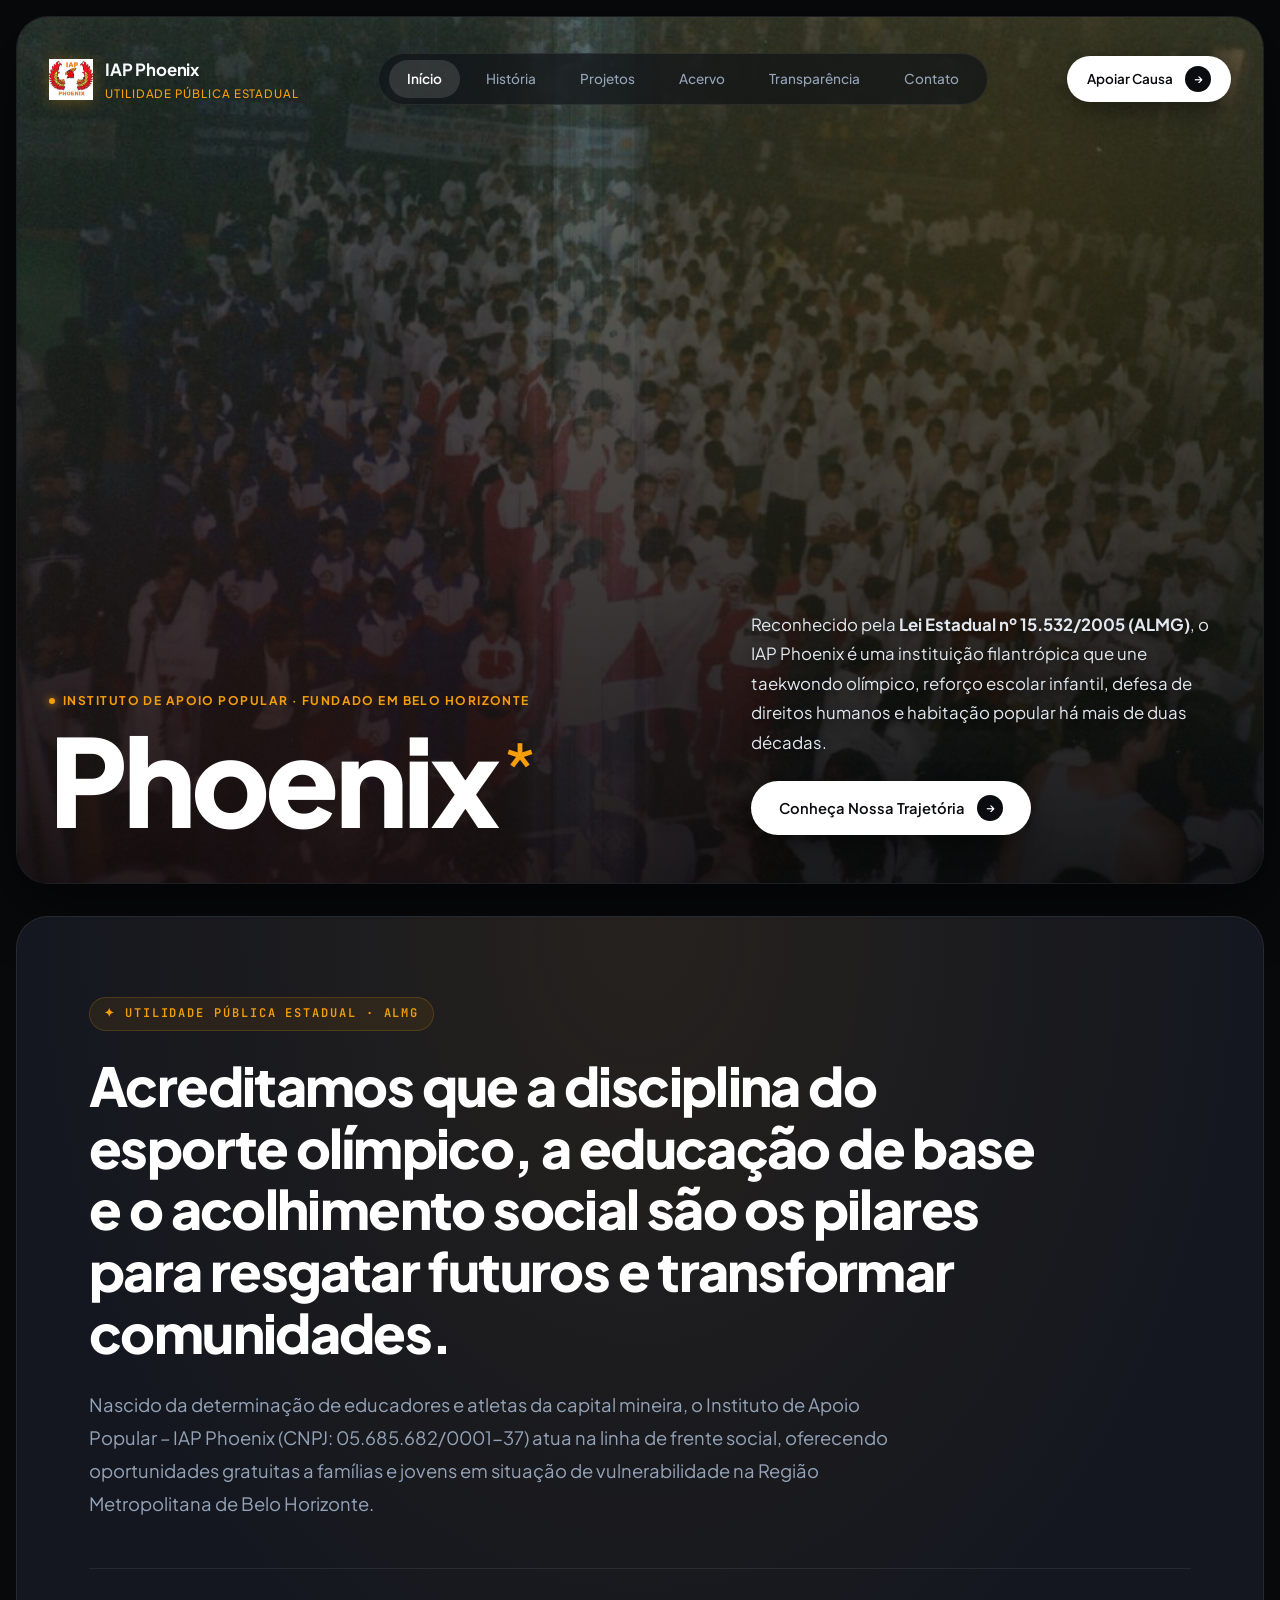
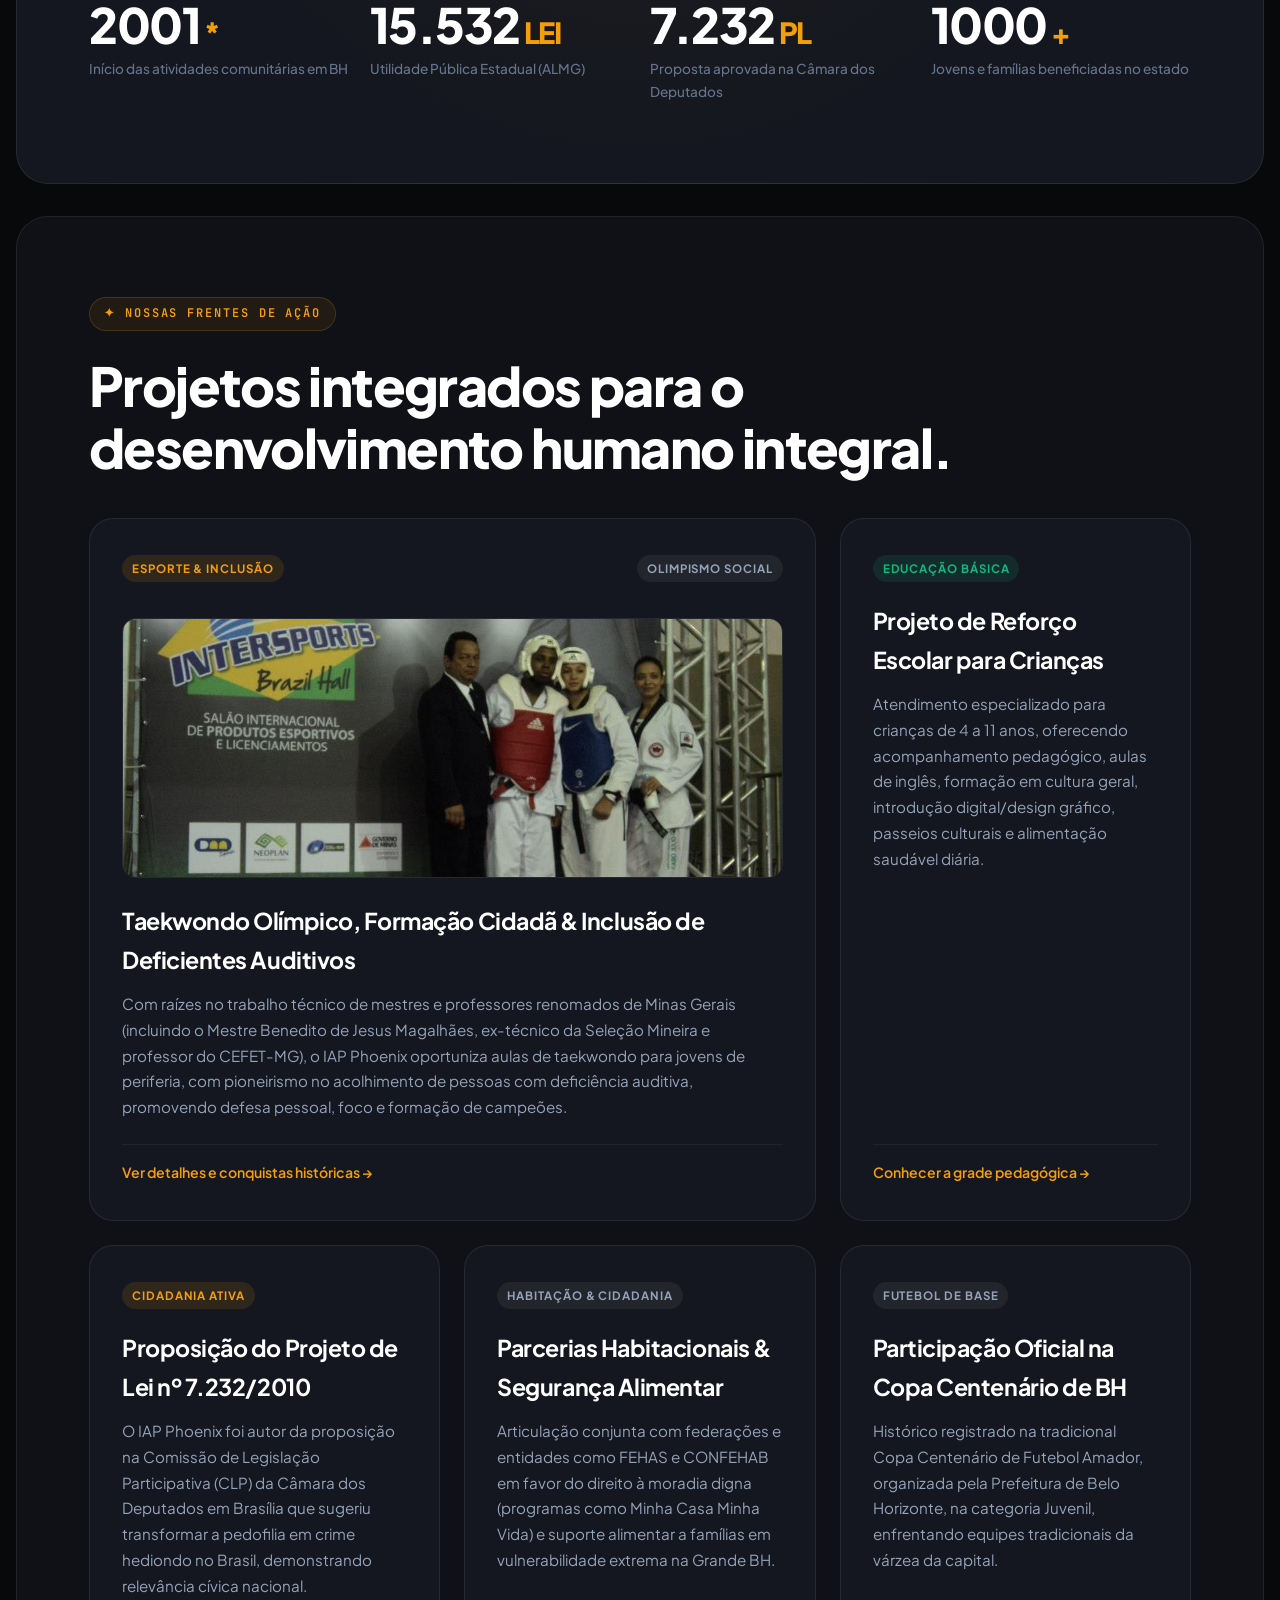
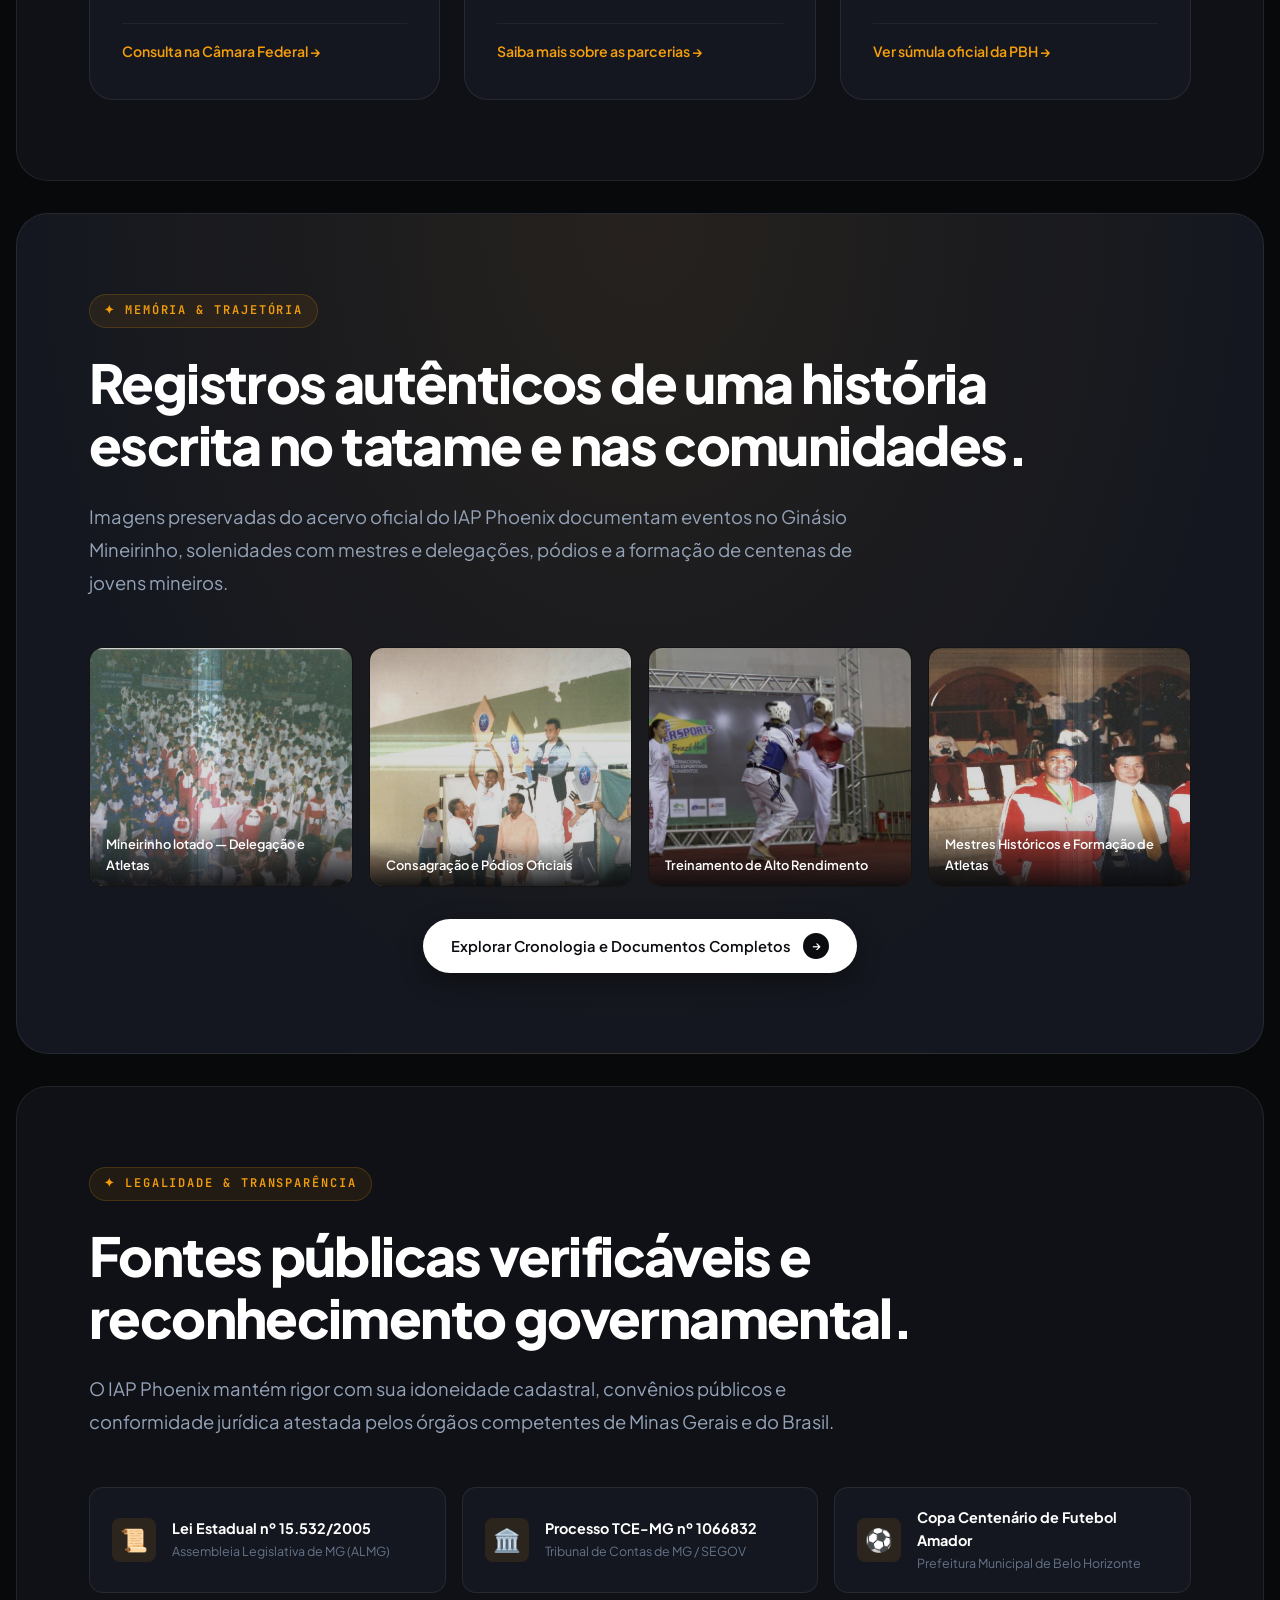
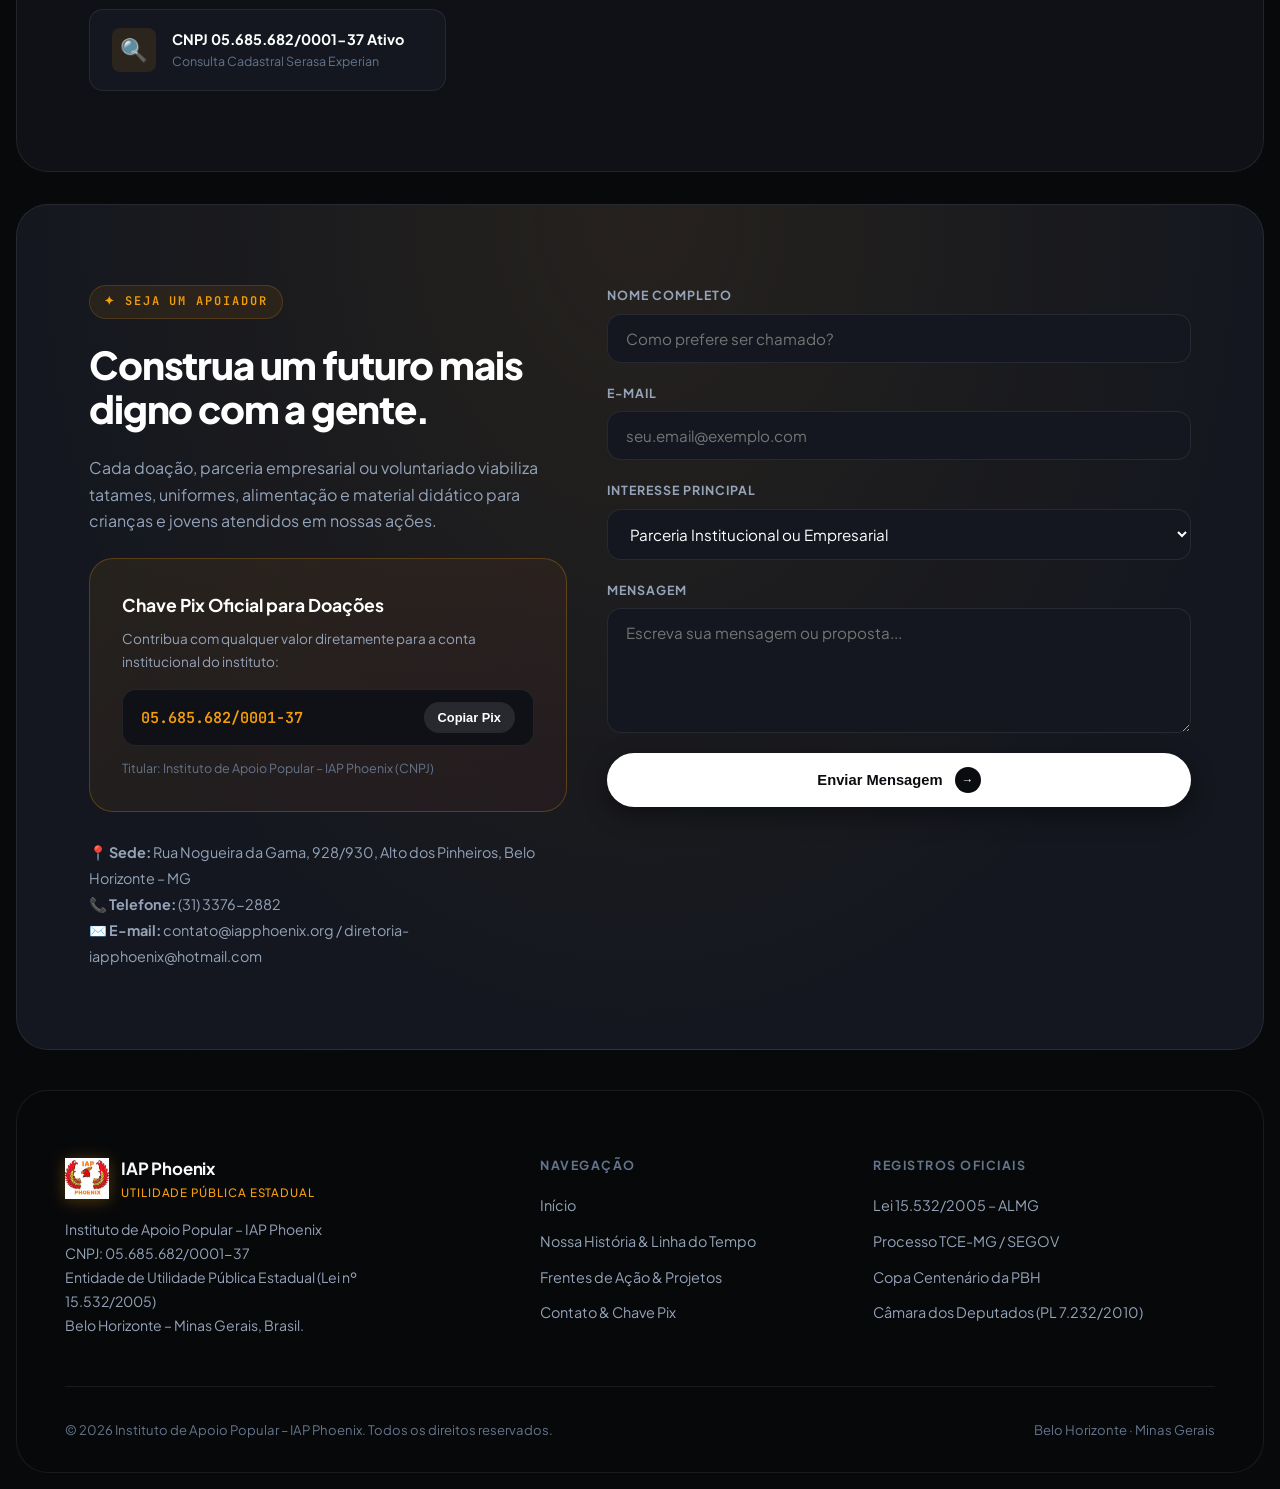
<file: index.html>
<!DOCTYPE html>
<html lang="pt-BR">
<head>
  <meta charset="UTF-8" />
  <meta name="viewport" content="width=device-width, initial-scale=1.0" />
  <title>IAP Phoenix | Instituto de Apoio Popular</title>
  <meta name="description" content="Instituto de Apoio Popular – IAP Phoenix. Entidade filantrópica de Utilidade Pública Estadual em Minas Gerais. Esporte olímpico, educação infantil, defesa de direitos sociais e habitação popular." />
  
  <!-- Fontes Google: Plus Jakarta Sans & Inter -->
  <link rel="preconnect" href="https://fonts.googleapis.com" />
  <link rel="preconnect" href="https://fonts.gstatic.com" crossorigin />
  <link href="https://fonts.googleapis.com/css2?family=Inter:wght@300;400;500;600;700&family=Plus+Jakarta+Sans:wght@400;500;600;700;800&family=JetBrains+Mono:wght@400;600&display=swap" rel="stylesheet" />
  
  <link rel="stylesheet" href="style.css" />
</head>
<body>

  <div class="page-wrapper">

    <!-- ==========================================================================
         HERO CANVAS (Estilo cinematográfico do vídeo de referência)
         ========================================================================== -->
    <section class="hero-canvas">
      <div class="hero-backdrop" aria-hidden="true"></div>

      <div class="hero-content-wrapper">
        
        <!-- Header Flutuante Integrado -->
        <header class="canvas-header">
          <a href="index.html" class="brand-emblem">
            <img src="assets/images/foto_01.jpg" alt="Logo IAP Phoenix" class="brand-logo-img" />
            <div class="brand-title">
              <span class="brand-name">IAP Phoenix</span>
              <span class="brand-subtitle">Utilidade Pública Estadual</span>
            </div>
          </a>

          <nav class="canvas-nav" id="canvasNav">
            <a href="index.html" class="nav-item active">Início</a>
            <a href="about.html" class="nav-item">História</a>
            <a href="projetos.html" class="nav-item">Projetos</a>
            <a href="#galeria" class="nav-item">Acervo</a>
            <a href="#transparencia" class="nav-item">Transparência</a>
            <a href="contato.html" class="nav-item">Contato</a>
          </nav>

          <div class="header-cta-group">
            <a href="contato.html#doar" class="btn-pill-light" style="padding: 10px 20px; font-size: 0.84rem;">
              Apoiar Causa <span class="arrow-icon">→</span>
            </a>
            <button class="menu-trigger" id="menuTrigger" aria-label="Abrir menu">☰ Menu</button>
          </div>
        </header>

        <!-- Parte Inferior do Hero: Grande Tipografia + Resumo Editorial -->
        <div class="hero-bottom-grid">
          <div class="hero-statement">
            <span class="hero-eyebrow">Instituto de Apoio Popular · Fundado em Belo Horizonte</span>
            <h1 class="hero-giant-title">
              Phoenix <span class="asterisk">*</span>
            </h1>
          </div>

          <div class="hero-side-editorial">
            <p class="hero-narrative">
              Reconhecido pela <strong>Lei Estadual nº 15.532/2005 (ALMG)</strong>, o IAP Phoenix é uma instituição filantrópica que une taekwondo olímpico, reforço escolar infantil, defesa de direitos humanos e habitação popular há mais de duas décadas.
            </p>
            <a href="#proposito" class="btn-pill-light">
              Conheça Nossa Trajetória <span class="arrow-icon">→</span>
            </a>
          </div>
        </div>

      </div>
    </section>

    <!-- ==========================================================================
         SEÇÃO 1: PROPÓSITO & NÚMEROS DE IMPACTO (Frame 00:05 Inspired)
         ========================================================================== -->
    <section class="section-inset dark-accent" id="proposito">
      <div class="container">
        
        <div class="editorial-tag">
          ✦ Utilidade Pública Estadual · ALMG
        </div>

        <h2 class="editorial-headline">
          Acreditamos que a disciplina do esporte olímpico, a educação de base e o acolhimento social são os pilares para resgatar futuros e transformar comunidades.
        </h2>

        <p class="editorial-lead">
          Nascido da determinação de educadores e atletas da capital mineira, o Instituto de Apoio Popular – IAP Phoenix (CNPJ: 05.685.682/0001-37) atua na linha de frente social, oferecendo oportunidades gratuitas a famílias e jovens em situação de vulnerabilidade na Região Metropolitana de Belo Horizonte.
        </p>

        <!-- Faixa de Estatísticas de Impacto -->
        <div class="stats-ribbon">
          <div class="stat-box">
            <div class="stat-val">2001<span class="stat-plus">*</span></div>
            <span class="stat-caption">Início das atividades comunitárias em BH</span>
          </div>
          <div class="stat-box">
            <div class="stat-val">15.532<span class="stat-plus">LEI</span></div>
            <span class="stat-caption">Utilidade Pública Estadual (ALMG)</span>
          </div>
          <div class="stat-box">
            <div class="stat-val">7.232<span class="stat-plus">PL</span></div>
            <span class="stat-caption">Proposta aprovada na Câmara dos Deputados</span>
          </div>
          <div class="stat-box">
            <div class="stat-val">1000<span class="stat-plus">+</span></div>
            <span class="stat-caption">Jovens e famílias beneficiadas no estado</span>
          </div>
        </div>

      </div>
    </section>

    <!-- ==========================================================================
         SEÇÃO 2: PILARES & PROJETOS EM DESTAQUE (BENTO GRID MODULAR)
         ========================================================================== -->
    <section class="section-inset" id="projetos">
      <div class="container">
        
        <div class="editorial-tag">
          ✦ Nossas Frentes de Ação
        </div>

        <h2 class="editorial-headline">
          Projetos integrados para o desenvolvimento humano integral.
        </h2>

        <div class="cards-bento-grid">
          
          <!-- Card Destaque: Taekwondo Olímpico & Inclusão -->
          <article class="bento-card bento-col-8">
            <div class="card-top-meta">
              <span class="card-badge badge-amber">Esporte & Inclusão</span>
              <span class="card-badge">Olimpismo Social</span>
            </div>

            <div class="card-media-wrapper">
              <img src="assets/images/foto_05.jpg" alt="Equipe de Taekwondo do IAP Phoenix em evento oficial da Federação Mineira" />
            </div>

            <h3 class="card-heading">Taekwondo Olímpico, Formação Cidadã & Inclusão de Deficientes Auditivos</h3>
            <p class="card-text">
              Com raízes no trabalho técnico de mestres e professores renomados de Minas Gerais (incluindo o Mestre Benedito de Jesus Magalhães, ex-técnico da Seleção Mineira e professor do CEFET-MG), o IAP Phoenix oportuniza aulas de taekwondo para jovens de periferia, com pioneirismo no acolhimento de pessoas com deficiência auditiva, promovendo defesa pessoal, foco e formação de campeões.
            </p>

            <div class="card-footer-action">
              <a href="projetos.html#taekwondo" class="link-inline-arrow">
                Ver detalhes e conquistas históricas →
              </a>
            </div>
          </article>

          <!-- Card: Reforço Escolar Infantil -->
          <article class="bento-card bento-col-4">
            <div class="card-top-meta">
              <span class="card-badge badge-emerald">Educação Básica</span>
            </div>

            <h3 class="card-heading">Projeto de Reforço Escolar para Crianças</h3>
            <p class="card-text">
              Atendimento especializado para crianças de 4 a 11 anos, oferecendo acompanhamento pedagógico, aulas de inglês, formação em cultura geral, introdução digital/design gráfico, passeios culturais e alimentação saudável diária.
            </p>

            <div class="card-footer-action">
              <a href="projetos.html#educacao" class="link-inline-arrow">
                Conhecer a grade pedagógica →
              </a>
            </div>
          </article>

          <!-- Card: Atuação Legislativa Nacional -->
          <article class="bento-card bento-col-4">
            <div class="card-top-meta">
              <span class="card-badge badge-amber">Cidadania Ativa</span>
            </div>

            <h3 class="card-heading">Proposição do Projeto de Lei nº 7.232/2010</h3>
            <p class="card-text">
              O IAP Phoenix foi autor da proposição na Comissão de Legislação Participativa (CLP) da Câmara dos Deputados em Brasília que sugeriu transformar a pedofilia em crime hediondo no Brasil, demonstrando relevância cívica nacional.
            </p>

            <div class="card-footer-action">
              <a href="https://www.camara.leg.br" target="_blank" rel="noopener" class="link-inline-arrow">
                Consulta na Câmara Federal →
              </a>
            </div>
          </article>

          <!-- Card: Habitação Popular e Apoio Comunitário -->
          <article class="bento-card bento-col-4">
            <div class="card-top-meta">
              <span class="card-badge">Habitação & Cidadania</span>
            </div>

            <h3 class="card-heading">Parcerias Habitacionais & Segurança Alimentar</h3>
            <p class="card-text">
              Articulação conjunta com federações e entidades como FEHAS e CONFEHAB em favor do direito à moradia digna (programas como Minha Casa Minha Vida) e suporte alimentar a famílias em vulnerabilidade extrema na Grande BH.
            </p>

            <div class="card-footer-action">
              <a href="projetos.html#habitacao" class="link-inline-arrow">
                Saiba mais sobre as parcerias →
              </a>
            </div>
          </article>

          <!-- Card: Esporte Amador / Copa Centenário -->
          <article class="bento-card bento-col-4">
            <div class="card-top-meta">
              <span class="card-badge">Futebol de Base</span>
            </div>

            <h3 class="card-heading">Participação Oficial na Copa Centenário de BH</h3>
            <p class="card-text">
              Histórico registrado na tradicional Copa Centenário de Futebol Amador, organizada pela Prefeitura de Belo Horizonte, na categoria Juvenil, enfrentando equipes tradicionais da várzea da capital.
            </p>

            <div class="card-footer-action">
              <a href="https://www.copacentenario.com.br/estatistica_equipe.php?cod_equipe=1156" target="_blank" rel="noopener" class="link-inline-arrow">
                Ver súmula oficial da PBH →
              </a>
            </div>
          </article>

        </div>

      </div>
    </section>

    <!-- ==========================================================================
         SEÇÃO 3: GALERIA HISTÓRICA & ACERVO AUTÊNTICO
         ========================================================================== -->
    <section class="section-inset dark-accent" id="galeria">
      <div class="container">
        
        <div class="editorial-tag">
          ✦ Memória & Trajetória
        </div>

        <h2 class="editorial-headline">
          Registros autênticos de uma história escrita no tatame e nas comunidades.
        </h2>

        <p class="editorial-lead">
          Imagens preservadas do acervo oficial do IAP Phoenix documentam eventos no Ginásio Mineirinho, solenidades com mestres e delegações, pódios e a formação de centenas de jovens mineiros.
        </p>

        <div class="gallery-grid">
          <div class="gallery-item">
            <img src="assets/images/foto_14.jpg" alt="Abertura de campeonato no Ginásio Mineirinho com centenas de atletas" />
            <div class="gallery-caption">Mineirinho lotado — Delegação e Atletas</div>
          </div>
          <div class="gallery-item">
            <img src="assets/images/foto_11.jpg" alt="Pódio de campeões de Taekwondo em torneio oficial" />
            <div class="gallery-caption">Consagração e Pódios Oficiais</div>
          </div>
          <div class="gallery-item">
            <img src="assets/images/foto_06.jpg" alt="Combate e demonstração técnica de Taekwondo" />
            <div class="gallery-caption">Treinamento de Alto Rendimento</div>
          </div>
          <div class="gallery-item">
            <img src="assets/images/foto_10.jpg" alt="Mestre Yeong Hwan Park, Mestre Bene e jovem campeão" />
            <div class="gallery-caption">Mestres Históricos e Formação de Atletas</div>
          </div>
        </div>

        <div style="margin-top: 32px; text-align: center;">
          <a href="about.html#acervo" class="btn-pill-light">
            Explorar Cronologia e Documentos Completos <span class="arrow-icon">→</span>
          </a>
        </div>

      </div>
    </section>

    <!-- ==========================================================================
         SEÇÃO 4: TRANSPARÊNCIA, REGULARIDADE & CONVÊNIOS PÚBLICOS
         ========================================================================== -->
    <section class="section-inset" id="transparencia">
      <div class="container">
        
        <div class="editorial-tag">
          ✦ Legalidade & Transparência
        </div>

        <h2 class="editorial-headline">
          Fontes públicas verificáveis e reconhecimento governamental.
        </h2>

        <p class="editorial-lead">
          O IAP Phoenix mantém rigor com sua idoneidade cadastral, convênios públicos e conformidade jurídica atestada pelos órgãos competentes de Minas Gerais e do Brasil.
        </p>

        <div class="sources-grid">
          
          <a href="https://www.almg.gov.br/legislacao-mineira/texto/LEI/15532/2005" target="_blank" rel="noopener" class="source-item-card">
            <div class="source-icon">📜</div>
            <div class="source-details">
              <span class="source-label">Lei Estadual nº 15.532/2005</span>
              <span class="source-meta">Assembleia Legislativa de MG (ALMG)</span>
            </div>
          </a>

          <a href="https://www.tce.mg.gov.br/pesquisa_processo.asp?cod_processo=1066832" target="_blank" rel="noopener" class="source-item-card">
            <div class="source-icon">🏛️</div>
            <div class="source-details">
              <span class="source-label">Processo TCE-MG nº 1066832</span>
              <span class="source-meta">Tribunal de Contas de MG / SEGOV</span>
            </div>
          </a>

          <a href="https://www.copacentenario.com.br/estatistica_equipe.php?cod_equipe=1156" target="_blank" rel="noopener" class="source-item-card">
            <div class="source-icon">⚽</div>
            <div class="source-details">
              <span class="source-label">Copa Centenário de Futebol Amador</span>
              <span class="source-meta">Prefeitura Municipal de Belo Horizonte</span>
            </div>
          </a>

          <a href="https://empresas.serasaexperian.com.br/consulta-gratis/INSTITUTO-DE-APOIO-POPULAR---IAP-PHOENIX-05685682000137" target="_blank" rel="noopener" class="source-item-card">
            <div class="source-icon">🔍</div>
            <div class="source-details">
              <span class="source-label">CNPJ 05.685.682/0001-37 Ativo</span>
              <span class="source-meta">Consulta Cadastral Serasa Experian</span>
            </div>
          </a>

        </div>

      </div>
    </section>

    <!-- ==========================================================================
         SEÇÃO 5: CONTATO, DOAÇÕES & APOIO COMUNITÁRIO
         ========================================================================== -->
    <section class="section-inset dark-accent" id="contato">
      <div class="container">
        
        <div class="contact-layout-modern">
          
          <div>
            <div class="editorial-tag">✦ Seja um Apoiador</div>
            <h2 class="editorial-headline" style="font-size: 2.4rem;">
              Construa um futuro mais digno com a gente.
            </h2>
            <p style="color: var(--text-secondary); margin-bottom: 24px;">
              Cada doação, parceria empresarial ou voluntariado viabiliza tatames, uniformes, alimentação e material didático para crianças e jovens atendidos em nossas ações.
            </p>

            <div class="pix-donation-box" id="doar">
              <h4 style="font-size: 1.1rem; color: #fff; margin-bottom: 8px;">Chave Pix Oficial para Doações</h4>
              <p style="font-size: 0.85rem; color: var(--text-secondary);">
                Contribua com qualquer valor diretamente para a conta institucional do instituto:
              </p>
              
              <div class="pix-key-wrapper">
                <span class="pix-key-text">05.685.682/0001-37</span>
                <button class="btn-copy-pix" data-pix="05.685.682/0001-37">Copiar Pix</button>
              </div>

              <span style="font-size: 0.78rem; color: var(--text-muted); display: block;">
                Titular: Instituto de Apoio Popular – IAP Phoenix (CNPJ)
              </span>
            </div>

            <div style="margin-top: 28px; line-height: 1.8; font-size: 0.9rem; color: var(--text-secondary);">
              <p>📍 <strong>Sede:</strong> Rua Nogueira da Gama, 928/930, Alto dos Pinheiros, Belo Horizonte – MG</p>
              <p>📞 <strong>Telefone:</strong> (31) 3376-2882</p>
              <p>✉️ <strong>E-mail:</strong> contato@iapphoenix.org / diretoria-iapphoenix@hotmail.com</p>
            </div>
          </div>

          <form class="form-modern" id="contactForm">
            <div class="form-group-modern">
              <label class="form-label-modern" for="name">Nome Completo</label>
              <input type="text" id="name" name="name" class="form-input-modern" placeholder="Como prefere ser chamado?" required />
            </div>

            <div class="form-group-modern">
              <label class="form-label-modern" for="email">E-mail</label>
              <input type="email" id="email" name="email" class="form-input-modern" placeholder="seu.email@exemplo.com" required />
            </div>

            <div class="form-group-modern">
              <label class="form-label-modern" for="interest">Interesse Principal</label>
              <select id="interest" name="interest" class="form-input-modern" style="color: #fff; background: var(--bg-card);">
                <option value="parceria">Parceria Institucional ou Empresarial</option>
                <option value="doacao">Apoio a Projetos / Doação de Materiais</option>
                <option value="voluntario">Voluntariado ou Apoio Técnico</option>
                <option value="informacoes">Informações e Inscrições em Atividades</option>
              </select>
            </div>

            <div class="form-group-modern">
              <label class="form-label-modern" for="message">Mensagem</label>
              <textarea id="message" name="message" rows="5" class="form-textarea-modern" placeholder="Escreva sua mensagem ou proposta..." required></textarea>
            </div>

            <button type="submit" class="btn-pill-light" style="justify-content: center; width: 100%; border: none; cursor: pointer;">
              Enviar Mensagem <span class="arrow-icon">→</span>
            </button>
          </form>

        </div>

      </div>
    </section>

    <!-- ==========================================================================
         FOOTER EDITORIAL & CRÉDITOS
         ========================================================================== -->
    <footer class="footer-canvas">
      <div class="footer-top-grid">
        
        <div>
          <div class="brand-emblem" style="margin-bottom: 16px;">
            <img src="assets/images/foto_01.jpg" alt="Logo IAP Phoenix" class="brand-logo-img" />
            <div class="brand-title">
              <span class="brand-name">IAP Phoenix</span>
              <span class="brand-subtitle">Utilidade Pública Estadual</span>
            </div>
          </div>
          <p style="font-size: 0.88rem; color: var(--text-secondary); line-height: 1.7; max-width: 360px;">
            Instituto de Apoio Popular – IAP Phoenix<br>
            CNPJ: 05.685.682/0001-37<br>
            Entidade de Utilidade Pública Estadual (Lei nº 15.532/2005)<br>
            Belo Horizonte – Minas Gerais, Brasil.
          </p>
        </div>

        <div>
          <h4 class="footer-col-title">Navegação</h4>
          <div class="footer-links-list">
            <a href="index.html" class="footer-link-item">Início</a>
            <a href="about.html" class="footer-link-item">Nossa História & Linha do Tempo</a>
            <a href="projetos.html" class="footer-link-item">Frentes de Ação & Projetos</a>
            <a href="contato.html" class="footer-link-item">Contato & Chave Pix</a>
          </div>
        </div>

        <div>
          <h4 class="footer-col-title">Registros Oficiais</h4>
          <div class="footer-links-list">
            <a href="https://www.almg.gov.br/legislacao-mineira/texto/LEI/15532/2005" target="_blank" rel="noopener" class="footer-link-item">Lei 15.532/2005 – ALMG</a>
            <a href="https://www.tce.mg.gov.br/pesquisa_processo.asp?cod_processo=1066832" target="_blank" rel="noopener" class="footer-link-item">Processo TCE-MG / SEGOV</a>
            <a href="https://www.copacentenario.com.br/estatistica_equipe.php?cod_equipe=1156" target="_blank" rel="noopener" class="footer-link-item">Copa Centenário da PBH</a>
            <a href="https://www.camara.leg.br" target="_blank" rel="noopener" class="footer-link-item">Câmara dos Deputados (PL 7.232/2010)</a>
          </div>
        </div>

      </div>

      <div class="footer-legal-bar">
        <span>© <span id="year"></span> Instituto de Apoio Popular – IAP Phoenix. Todos os direitos reservados.</span>
        <span>Belo Horizonte · Minas Gerais</span>
      </div>
    </footer>

  </div>

  <script src="script.js"></script>
</body>
</html>
</file>
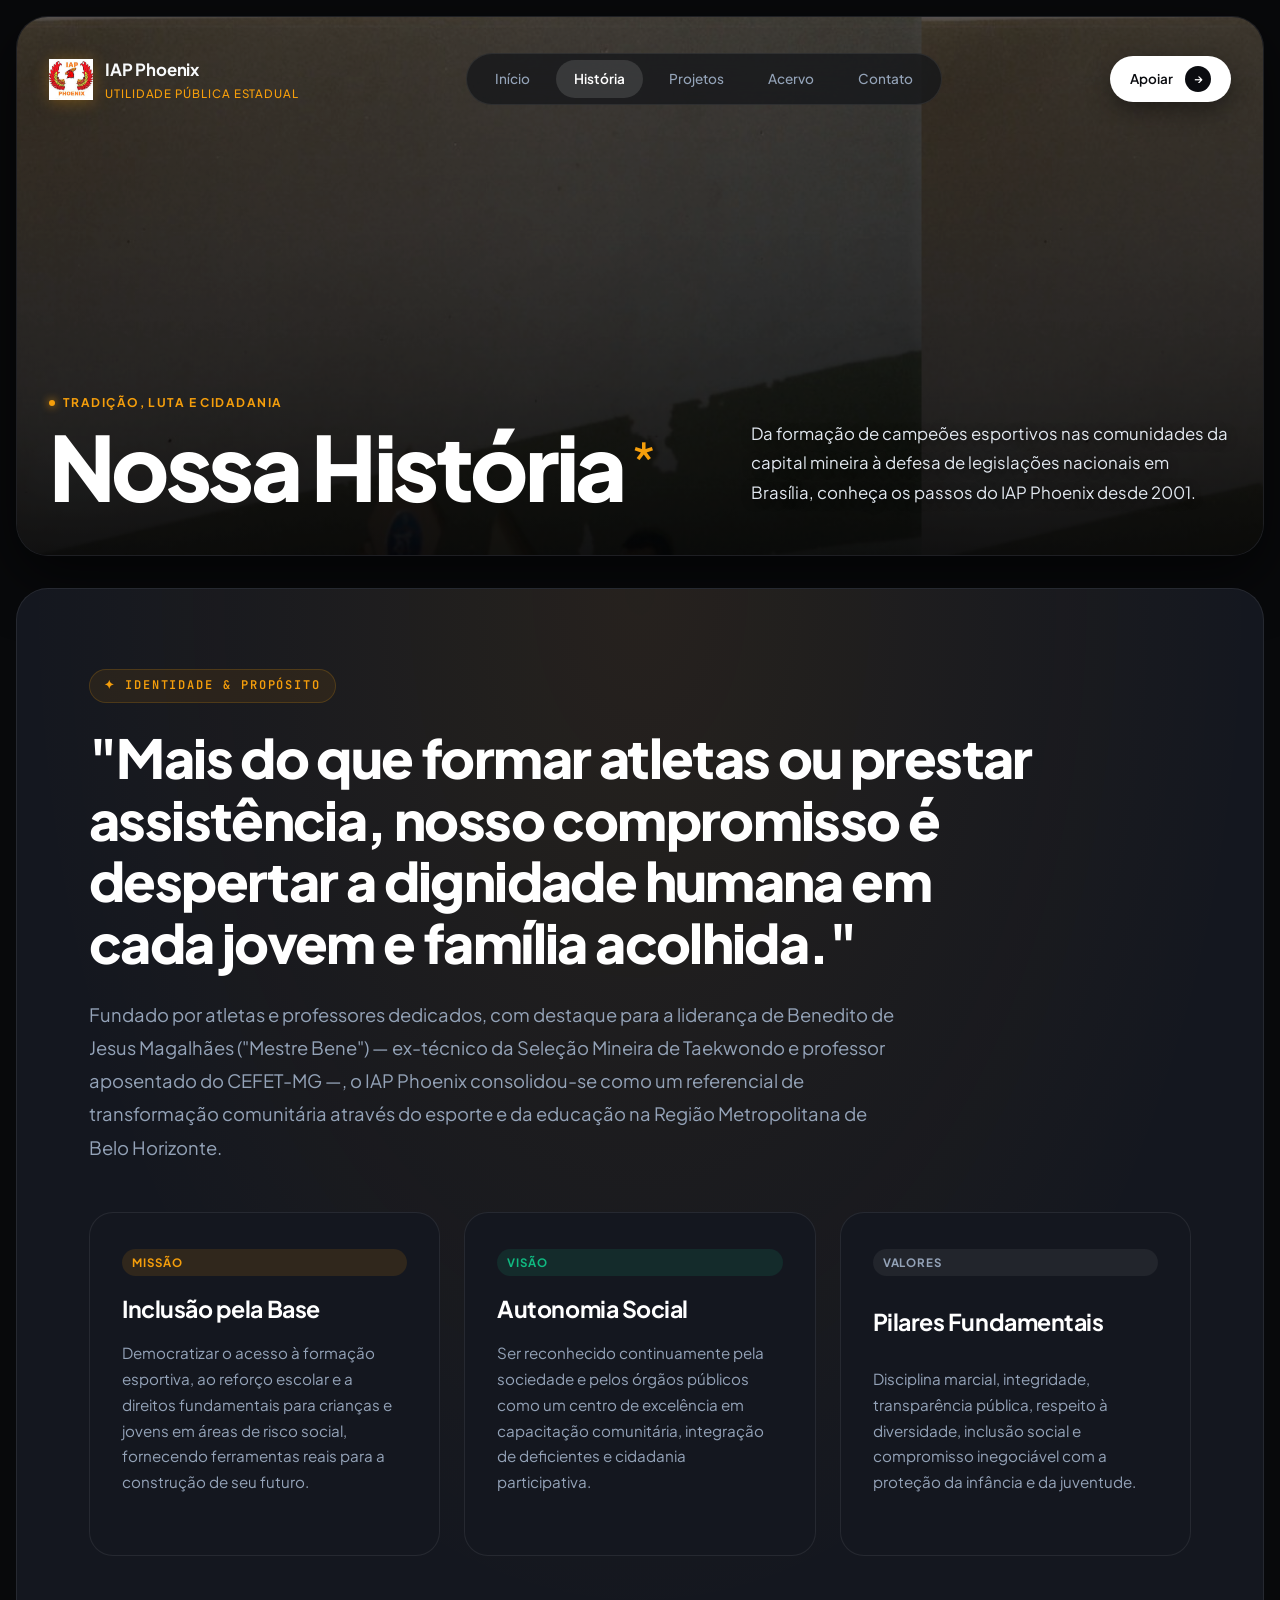
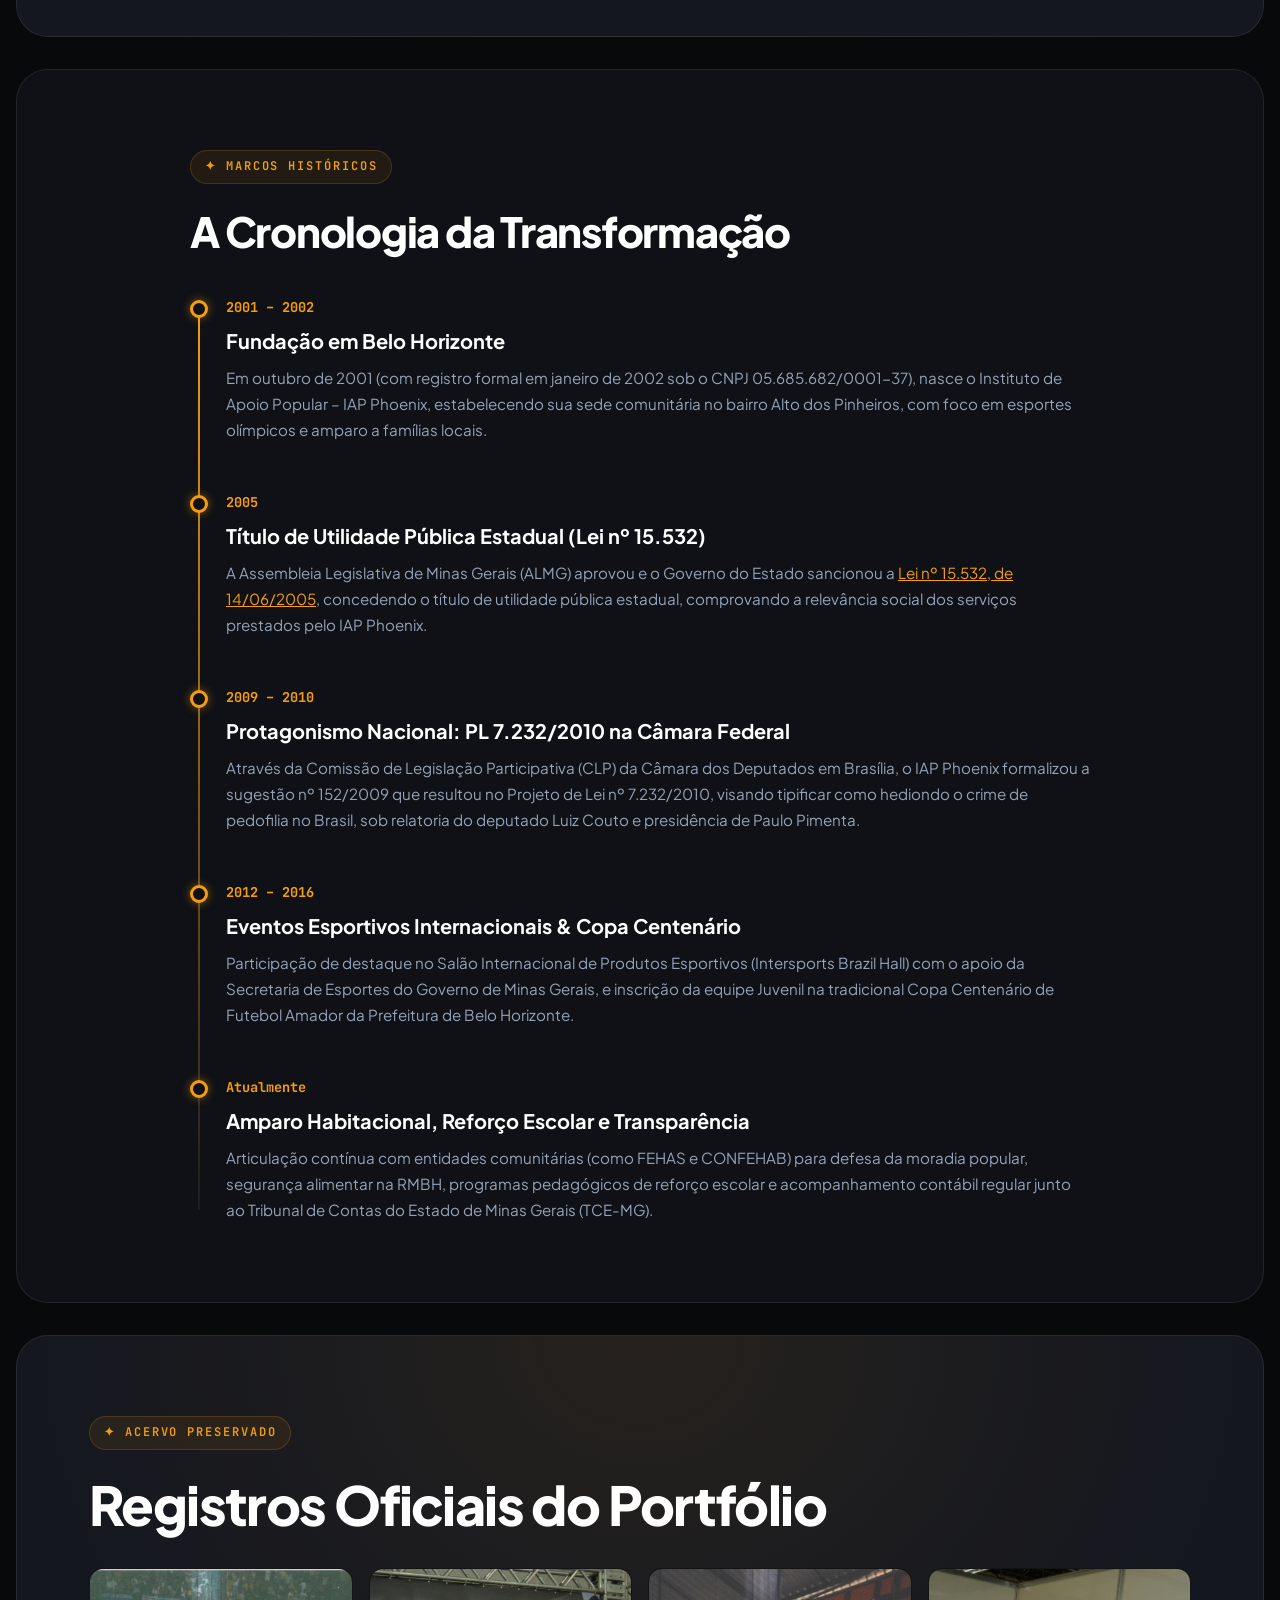
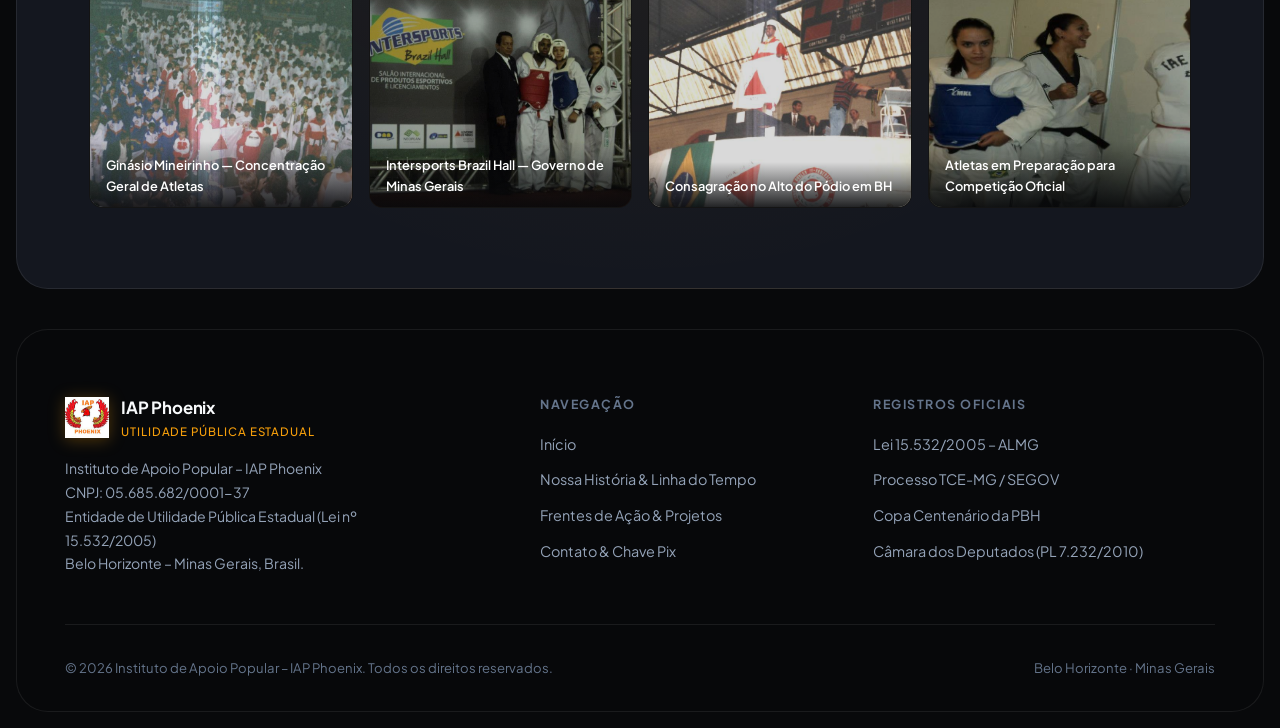
<file: about.html>
<!DOCTYPE html>
<html lang="pt-BR">
<head>
  <meta charset="UTF-8" />
  <meta name="viewport" content="width=device-width, initial-scale=1.0" />
  <title>Nossa História | IAP Phoenix</title>
  <meta name="description" content="Conheça a trajetória de mais de duas décadas do Instituto de Apoio Popular – IAP Phoenix. Da fundação em Belo Horizonte ao reconhecimento como Utilidade Pública Estadual." />
  
  <link rel="preconnect" href="https://fonts.googleapis.com" />
  <link rel="preconnect" href="https://fonts.gstatic.com" crossorigin />
  <link href="https://fonts.googleapis.com/css2?family=Inter:wght@300;400;500;600;700&family=Plus+Jakarta+Sans:wght@400;500;600;700;800&family=JetBrains+Mono:wght@400;600&display=swap" rel="stylesheet" />
  
  <link rel="stylesheet" href="style.css" />
</head>
<body>

  <div class="page-wrapper">

    <!-- Hero Canvas da Página Sobre -->
    <section class="hero-canvas" style="min-height: 60vh;">
      <div class="hero-backdrop" style="background-image: linear-gradient(180deg, rgba(8, 9, 11, 0.45) 0%, rgba(8, 9, 11, 0.9) 100%), url('assets/images/foto_11.jpg');" aria-hidden="true"></div>

      <div class="hero-content-wrapper">
        <header class="canvas-header">
          <a href="index.html" class="brand-emblem">
            <img src="assets/images/foto_01.jpg" alt="Logo IAP Phoenix" class="brand-logo-img" />
            <div class="brand-title">
              <span class="brand-name">IAP Phoenix</span>
              <span class="brand-subtitle">Utilidade Pública Estadual</span>
            </div>
          </a>

          <nav class="canvas-nav" id="canvasNav">
            <a href="index.html" class="nav-item">Início</a>
            <a href="about.html" class="nav-item active">História</a>
            <a href="projetos.html" class="nav-item">Projetos</a>
            <a href="about.html#acervo" class="nav-item">Acervo</a>
            <a href="contato.html" class="nav-item">Contato</a>
          </nav>

          <div class="header-cta-group">
            <a href="contato.html#doar" class="btn-pill-light" style="padding: 10px 20px; font-size: 0.84rem;">
              Apoiar <span class="arrow-icon">→</span>
            </a>
            <button class="menu-trigger" id="menuTrigger" aria-label="Abrir menu">☰ Menu</button>
          </div>
        </header>

        <div class="hero-bottom-grid" style="padding-top: 40px;">
          <div class="hero-statement">
            <span class="hero-eyebrow">Tradição, Luta e Cidadania</span>
            <h1 class="hero-giant-title" style="font-size: clamp(3.2rem, 7vw, 6rem);">
              Nossa História <span class="asterisk">*</span>
            </h1>
          </div>
          <div class="hero-side-editorial">
            <p class="hero-narrative">
              Da formação de campeões esportivos nas comunidades da capital mineira à defesa de legislações nacionais em Brasília, conheça os passos do IAP Phoenix desde 2001.
            </p>
          </div>
        </div>
      </div>
    </section>

    <!-- Manifesto Institucional -->
    <section class="section-inset dark-accent">
      <div class="container">
        <div class="editorial-tag">✦ Identidade & Propósito</div>
        <h2 class="editorial-headline">
          "Mais do que formar atletas ou prestar assistência, nosso compromisso é despertar a dignidade humana em cada jovem e família acolhida."
        </h2>
        <p class="editorial-lead">
          Fundado por atletas e professores dedicados, com destaque para a liderança de Benedito de Jesus Magalhães ("Mestre Bene") — ex-técnico da Seleção Mineira de Taekwondo e professor aposentado do CEFET-MG —, o IAP Phoenix consolidou-se como um referencial de transformação comunitária através do esporte e da educação na Região Metropolitana de Belo Horizonte.
        </p>

        <div class="cards-bento-grid">
          <div class="bento-card bento-col-4">
            <span class="card-badge badge-amber">Missão</span>
            <h3 class="card-heading" style="margin-top: 14px;">Inclusão pela Base</h3>
            <p class="card-text">
              Democratizar o acesso à formação esportiva, ao reforço escolar e a direitos fundamentais para crianças e jovens em áreas de risco social, fornecendo ferramentas reais para a construção de seu futuro.
            </p>
          </div>

          <div class="bento-card bento-col-4">
            <span class="card-badge badge-emerald">Visão</span>
            <h3 class="card-heading" style="margin-top: 14px;">Autonomia Social</h3>
            <p class="card-text">
              Ser reconhecido continuamente pela sociedade e pelos órgãos públicos como um centro de excelência em capacitação comunitária, integração de deficientes e cidadania participativa.
            </p>
          </div>

          <div class="bento-card bento-col-4">
            <span class="card-badge">Valores</span>
            <h3 class="card-heading" style="margin-top: 14px;">Pilares Fundamentais</h3>
            <p class="card-text">
              Disciplina marcial, integridade, transparência pública, respeito à diversidade, inclusão social e compromisso inegociável com a proteção da infância e da juventude.
            </p>
          </div>
        </div>
      </div>
    </section>

    <!-- Linha do Tempo Editorial -->
    <section class="section-inset">
      <div class="container-narrow">
        <div class="editorial-tag">✦ Marcos Históricos</div>
        <h2 class="editorial-headline" style="font-size: 2.6rem;">
          A Cronologia da Transformação
        </h2>

        <div class="timeline-editorial">
          
          <div class="timeline-block">
            <div class="timeline-dot"></div>
            <div class="timeline-year-tag">2001 – 2002</div>
            <h3 class="timeline-title">Fundação em Belo Horizonte</h3>
            <p class="timeline-desc">
              Em outubro de 2001 (com registro formal em janeiro de 2002 sob o CNPJ 05.685.682/0001-37), nasce o Instituto de Apoio Popular – IAP Phoenix, estabelecendo sua sede comunitária no bairro Alto dos Pinheiros, com foco em esportes olímpicos e amparo a famílias locais.
            </p>
          </div>

          <div class="timeline-block">
            <div class="timeline-dot"></div>
            <div class="timeline-year-tag">2005</div>
            <h3 class="timeline-title">Título de Utilidade Pública Estadual (Lei nº 15.532)</h3>
            <p class="timeline-desc">
              A Assembleia Legislativa de Minas Gerais (ALMG) aprovou e o Governo do Estado sancionou a <a href="https://www.almg.gov.br/legislacao-mineira/texto/LEI/15532/2005" target="_blank" rel="noopener" style="color: var(--accent-amber); text-decoration: underline;">Lei nº 15.532, de 14/06/2005</a>, concedendo o título de utilidade pública estadual, comprovando a relevância social dos serviços prestados pelo IAP Phoenix.
            </p>
          </div>

          <div class="timeline-block">
            <div class="timeline-dot"></div>
            <div class="timeline-year-tag">2009 – 2010</div>
            <h3 class="timeline-title">Protagonismo Nacional: PL 7.232/2010 na Câmara Federal</h3>
            <p class="timeline-desc">
              Através da Comissão de Legislação Participativa (CLP) da Câmara dos Deputados em Brasília, o IAP Phoenix formalizou a sugestão nº 152/2009 que resultou no Projeto de Lei nº 7.232/2010, visando tipificar como hediondo o crime de pedofilia no Brasil, sob relatoria do deputado Luiz Couto e presidência de Paulo Pimenta.
            </p>
          </div>

          <div class="timeline-block">
            <div class="timeline-dot"></div>
            <div class="timeline-year-tag">2012 – 2016</div>
            <h3 class="timeline-title">Eventos Esportivos Internacionais & Copa Centenário</h3>
            <p class="timeline-desc">
              Participação de destaque no Salão Internacional de Produtos Esportivos (Intersports Brazil Hall) com o apoio da Secretaria de Esportes do Governo de Minas Gerais, e inscrição da equipe Juvenil na tradicional Copa Centenário de Futebol Amador da Prefeitura de Belo Horizonte.
            </p>
          </div>

          <div class="timeline-block">
            <div class="timeline-dot"></div>
            <div class="timeline-year-tag">Atualmente</div>
            <h3 class="timeline-title">Amparo Habitacional, Reforço Escolar e Transparência</h3>
            <p class="timeline-desc">
              Articulação contínua com entidades comunitárias (como FEHAS e CONFEHAB) para defesa da moradia popular, segurança alimentar na RMBH, programas pedagógicos de reforço escolar e acompanhamento contábil regular junto ao Tribunal de Contas do Estado de Minas Gerais (TCE-MG).
            </p>
          </div>

        </div>
      </div>
    </section>

    <!-- Acervo & Galeria Fotográfica -->
    <section class="section-inset dark-accent" id="acervo">
      <div class="container">
        <div class="editorial-tag">✦ Acervo Preservado</div>
        <h2 class="editorial-headline">Registros Oficiais do Portfólio</h2>
        
        <div class="gallery-grid">
          <div class="gallery-item">
            <img src="assets/images/foto_14.jpg" alt="Mineirinho lotado na cerimônia de Taekwondo" />
            <div class="gallery-caption">Ginásio Mineirinho — Concentração Geral de Atletas</div>
          </div>
          <div class="gallery-item">
            <img src="assets/images/foto_05.jpg" alt="Delegação no Intersports Brazil Hall" />
            <div class="gallery-caption">Intersports Brazil Hall — Governo de Minas Gerais</div>
          </div>
          <div class="gallery-item">
            <img src="assets/images/foto_12.jpg" alt="Atleta no pódio com bandeira de Minas Gerais" />
            <div class="gallery-caption">Consagração no Alto do Pódio em BH</div>
          </div>
          <div class="gallery-item">
            <img src="assets/images/foto_08.jpg" alt="Atletas em vestimenta oficial de Taekwondo" />
            <div class="gallery-caption">Atletas em Preparação para Competição Oficial</div>
          </div>
        </div>
      </div>
    </section>

    <!-- Footer -->
    <footer class="footer-canvas">
      <div class="footer-top-grid">
        <div>
          <div class="brand-emblem" style="margin-bottom: 16px;">
            <img src="assets/images/foto_01.jpg" alt="Logo IAP Phoenix" class="brand-logo-img" />
            <div class="brand-title">
              <span class="brand-name">IAP Phoenix</span>
              <span class="brand-subtitle">Utilidade Pública Estadual</span>
            </div>
          </div>
          <p style="font-size: 0.88rem; color: var(--text-secondary); line-height: 1.7; max-width: 360px;">
            Instituto de Apoio Popular – IAP Phoenix<br>
            CNPJ: 05.685.682/0001-37<br>
            Entidade de Utilidade Pública Estadual (Lei nº 15.532/2005)<br>
            Belo Horizonte – Minas Gerais, Brasil.
          </p>
        </div>

        <div>
          <h4 class="footer-col-title">Navegação</h4>
          <div class="footer-links-list">
            <a href="index.html" class="footer-link-item">Início</a>
            <a href="about.html" class="footer-link-item">Nossa História & Linha do Tempo</a>
            <a href="projetos.html" class="footer-link-item">Frentes de Ação & Projetos</a>
            <a href="contato.html" class="footer-link-item">Contato & Chave Pix</a>
          </div>
        </div>

        <div>
          <h4 class="footer-col-title">Registros Oficiais</h4>
          <div class="footer-links-list">
            <a href="https://www.almg.gov.br/legislacao-mineira/texto/LEI/15532/2005" target="_blank" rel="noopener" class="footer-link-item">Lei 15.532/2005 – ALMG</a>
            <a href="https://www.tce.mg.gov.br/pesquisa_processo.asp?cod_processo=1066832" target="_blank" rel="noopener" class="footer-link-item">Processo TCE-MG / SEGOV</a>
            <a href="https://www.copacentenario.com.br/estatistica_equipe.php?cod_equipe=1156" target="_blank" rel="noopener" class="footer-link-item">Copa Centenário da PBH</a>
            <a href="https://www.camara.leg.br" target="_blank" rel="noopener" class="footer-link-item">Câmara dos Deputados (PL 7.232/2010)</a>
          </div>
        </div>
      </div>

      <div class="footer-legal-bar">
        <span>© <span id="year"></span> Instituto de Apoio Popular – IAP Phoenix. Todos os direitos reservados.</span>
        <span>Belo Horizonte · Minas Gerais</span>
      </div>
    </footer>

  </div>

  <script src="script.js"></script>
</body>
</html>
</file>
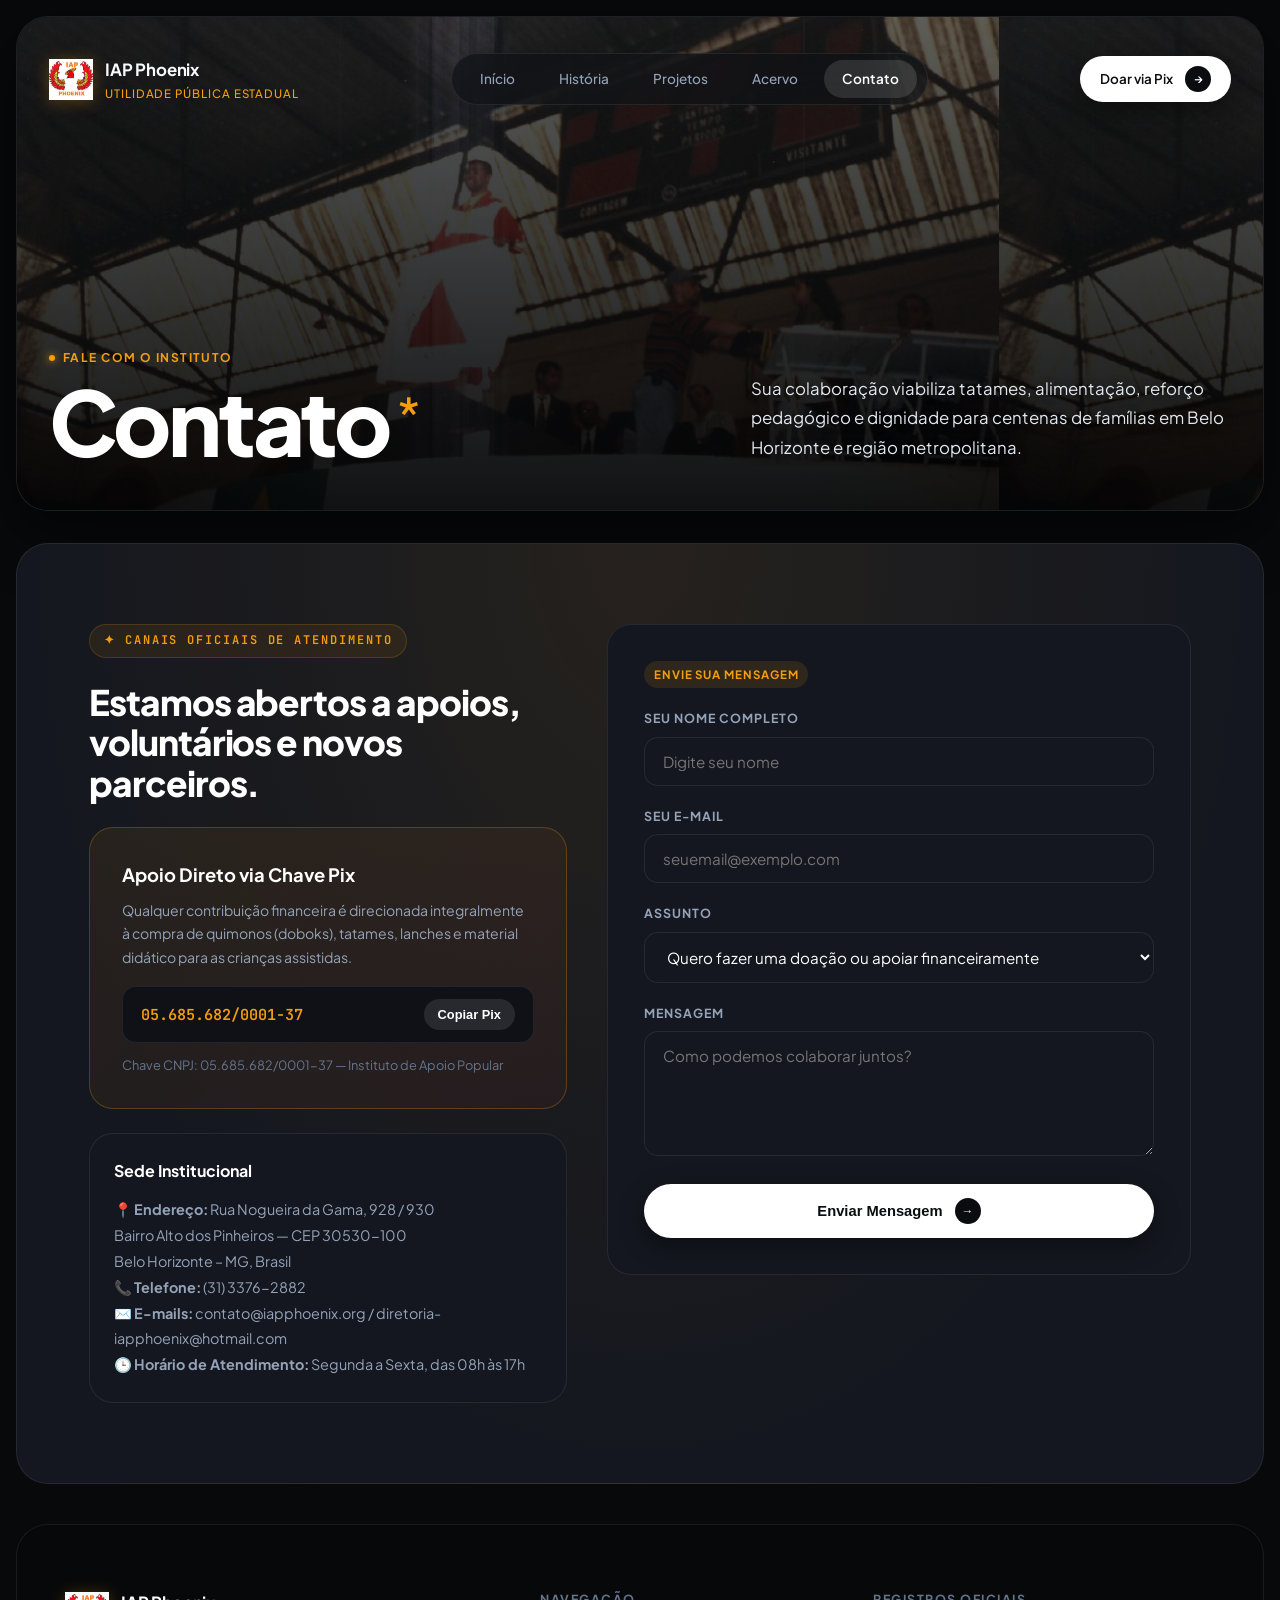
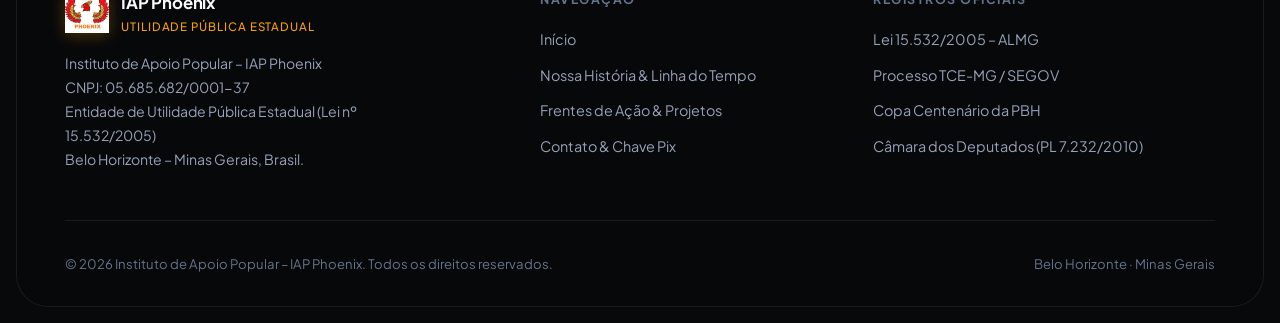
<file: contato.html>
<!DOCTYPE html>
<html lang="pt-BR">
<head>
  <meta charset="UTF-8" />
  <meta name="viewport" content="width=device-width, initial-scale=1.0" />
  <title>Contato e Doações | IAP Phoenix</title>
  <meta name="description" content="Entre em contato com o Instituto de Apoio Popular – IAP Phoenix. Faça sua doação via Pix, proponha parcerias sociais ou participe de nossas ações em Belo Horizonte." />
  
  <link rel="preconnect" href="https://fonts.googleapis.com" />
  <link rel="preconnect" href="https://fonts.gstatic.com" crossorigin />
  <link href="https://fonts.googleapis.com/css2?family=Inter:wght@300;400;500;600;700&family=Plus+Jakarta+Sans:wght@400;500;600;700;800&family=JetBrains+Mono:wght@400;600&display=swap" rel="stylesheet" />
  
  <link rel="stylesheet" href="style.css" />
</head>
<body>

  <div class="page-wrapper">

    <!-- Hero Canvas Contato -->
    <section class="hero-canvas" style="min-height: 55vh;">
      <div class="hero-backdrop" style="background-image: linear-gradient(180deg, rgba(8, 9, 11, 0.45) 0%, rgba(8, 9, 11, 0.9) 100%), url('assets/images/foto_12.jpg');" aria-hidden="true"></div>

      <div class="hero-content-wrapper">
        <header class="canvas-header">
          <a href="index.html" class="brand-emblem">
            <img src="assets/images/foto_01.jpg" alt="Logo IAP Phoenix" class="brand-logo-img" />
            <div class="brand-title">
              <span class="brand-name">IAP Phoenix</span>
              <span class="brand-subtitle">Utilidade Pública Estadual</span>
            </div>
          </a>

          <nav class="canvas-nav" id="canvasNav">
            <a href="index.html" class="nav-item">Início</a>
            <a href="about.html" class="nav-item">História</a>
            <a href="projetos.html" class="nav-item">Projetos</a>
            <a href="index.html#galeria" class="nav-item">Acervo</a>
            <a href="contato.html" class="nav-item active">Contato</a>
          </nav>

          <div class="header-cta-group">
            <a href="#doar" class="btn-pill-light" style="padding: 10px 20px; font-size: 0.84rem;">
              Doar via Pix <span class="arrow-icon">→</span>
            </a>
            <button class="menu-trigger" id="menuTrigger" aria-label="Abrir menu">☰ Menu</button>
          </div>
        </header>

        <div class="hero-bottom-grid" style="padding-top: 40px;">
          <div class="hero-statement">
            <span class="hero-eyebrow">Fale com o Instituto</span>
            <h1 class="hero-giant-title" style="font-size: clamp(3.2rem, 7vw, 6rem);">
              Contato <span class="asterisk">*</span>
            </h1>
          </div>
          <div class="hero-side-editorial">
            <p class="hero-narrative">
              Sua colaboração viabiliza tatames, alimentação, reforço pedagógico e dignidade para centenas de famílias em Belo Horizonte e região metropolitana.
            </p>
          </div>
        </div>
      </div>
    </section>

    <!-- Seção de Contato e Pix -->
    <section class="section-inset dark-accent" id="doar">
      <div class="container">
        
        <div class="contact-layout-modern">
          
          <div>
            <div class="editorial-tag">✦ Canais Oficiais de Atendimento</div>
            <h2 class="editorial-headline" style="font-size: 2.2rem;">
              Estamos abertos a apoios, voluntários e novos parceiros.
            </h2>

            <div class="pix-donation-box">
              <h4 style="font-size: 1.15rem; color: #fff; margin-bottom: 8px;">Apoio Direto via Chave Pix</h4>
              <p style="font-size: 0.88rem; color: var(--text-secondary); line-height: 1.7;">
                Qualquer contribuição financeira é direcionada integralmente à compra de quimonos (doboks), tatames, lanches e material didático para as crianças assistidas.
              </p>

              <div class="pix-key-wrapper">
                <span class="pix-key-text">05.685.682/0001-37</span>
                <button class="btn-copy-pix" data-pix="05.685.682/0001-37">Copiar Pix</button>
              </div>

              <span style="font-size: 0.8rem; color: var(--text-muted); display: block;">
                Chave CNPJ: 05.685.682/0001-37 — Instituto de Apoio Popular
              </span>
            </div>

            <!-- Dados Cadastrais -->
            <div class="bento-card" style="margin-top: 24px; padding: 24px;">
              <h4 style="font-size: 1rem; color: #fff; margin-bottom: 12px;">Sede Institucional</h4>
              <p style="font-size: 0.9rem; color: var(--text-secondary); line-height: 1.8;">
                📍 <strong>Endereço:</strong> Rua Nogueira da Gama, 928 / 930<br>
                Bairro Alto dos Pinheiros — CEP 30530-100<br>
                Belo Horizonte – MG, Brasil<br>
                📞 <strong>Telefone:</strong> (31) 3376-2882<br>
                ✉️ <strong>E-mails:</strong> contato@iapphoenix.org / diretoria-iapphoenix@hotmail.com<br>
                🕒 <strong>Horário de Atendimento:</strong> Segunda a Sexta, das 08h às 17h
              </p>
            </div>
          </div>

          <!-- Formulário de Mensagem -->
          <div class="bento-card" style="padding: 36px;">
            <div class="card-top-meta">
              <span class="card-badge badge-amber">Envie sua Mensagem</span>
            </div>

            <form class="form-modern" id="contactForm">
              <div class="form-group-modern">
                <label class="form-label-modern" for="name">Seu Nome Completo</label>
                <input type="text" id="name" name="name" class="form-input-modern" placeholder="Digite seu nome" required />
              </div>

              <div class="form-group-modern">
                <label class="form-label-modern" for="email">Seu E-mail</label>
                <input type="email" id="email" name="email" class="form-input-modern" placeholder="seuemail@exemplo.com" required />
              </div>

              <div class="form-group-modern">
                <label class="form-label-modern" for="subject">Assunto</label>
                <select id="subject" name="subject" class="form-input-modern" style="color: #fff; background: var(--bg-card);">
                  <option value="doacao">Quero fazer uma doação ou apoiar financeiramente</option>
                  <option value="parceria">Parceria institucional ou governamental</option>
                  <option value="voluntariado">Voluntariado ou aulas voluntárias</option>
                  <option value="matricula">Informações sobre projetos e turmas</option>
                  <option value="outro">Outro assunto</option>
                </select>
              </div>

              <div class="form-group-modern">
                <label class="form-label-modern" for="message">Mensagem</label>
                <textarea id="message" name="message" rows="5" class="form-textarea-modern" placeholder="Como podemos colaborar juntos?" required></textarea>
              </div>

              <button type="submit" class="btn-pill-light" style="justify-content: center; width: 100%; border: none; cursor: pointer; margin-top: 8px;">
                Enviar Mensagem <span class="arrow-icon">→</span>
              </button>
            </form>
          </div>

        </div>

      </div>
    </section>

    <!-- Footer -->
    <footer class="footer-canvas">
      <div class="footer-top-grid">
        <div>
          <div class="brand-emblem" style="margin-bottom: 16px;">
            <img src="assets/images/foto_01.jpg" alt="Logo IAP Phoenix" class="brand-logo-img" />
            <div class="brand-title">
              <span class="brand-name">IAP Phoenix</span>
              <span class="brand-subtitle">Utilidade Pública Estadual</span>
            </div>
          </div>
          <p style="font-size: 0.88rem; color: var(--text-secondary); line-height: 1.7; max-width: 360px;">
            Instituto de Apoio Popular – IAP Phoenix<br>
            CNPJ: 05.685.682/0001-37<br>
            Entidade de Utilidade Pública Estadual (Lei nº 15.532/2005)<br>
            Belo Horizonte – Minas Gerais, Brasil.
          </p>
        </div>

        <div>
          <h4 class="footer-col-title">Navegação</h4>
          <div class="footer-links-list">
            <a href="index.html" class="footer-link-item">Início</a>
            <a href="about.html" class="footer-link-item">Nossa História & Linha do Tempo</a>
            <a href="projetos.html" class="footer-link-item">Frentes de Ação & Projetos</a>
            <a href="contato.html" class="footer-link-item">Contato & Chave Pix</a>
          </div>
        </div>

        <div>
          <h4 class="footer-col-title">Registros Oficiais</h4>
          <div class="footer-links-list">
            <a href="https://www.almg.gov.br/legislacao-mineira/texto/LEI/15532/2005" target="_blank" rel="noopener" class="footer-link-item">Lei 15.532/2005 – ALMG</a>
            <a href="https://www.tce.mg.gov.br/pesquisa_processo.asp?cod_processo=1066832" target="_blank" rel="noopener" class="footer-link-item">Processo TCE-MG / SEGOV</a>
            <a href="https://www.copacentenario.com.br/estatistica_equipe.php?cod_equipe=1156" target="_blank" rel="noopener" class="footer-link-item">Copa Centenário da PBH</a>
            <a href="https://www.camara.leg.br" target="_blank" rel="noopener" class="footer-link-item">Câmara dos Deputados (PL 7.232/2010)</a>
          </div>
        </div>
      </div>

      <div class="footer-legal-bar">
        <span>© <span id="year"></span> Instituto de Apoio Popular – IAP Phoenix. Todos os direitos reservados.</span>
        <span>Belo Horizonte · Minas Gerais</span>
      </div>
    </footer>

  </div>

  <script src="script.js"></script>
</body>
</html>
</file>
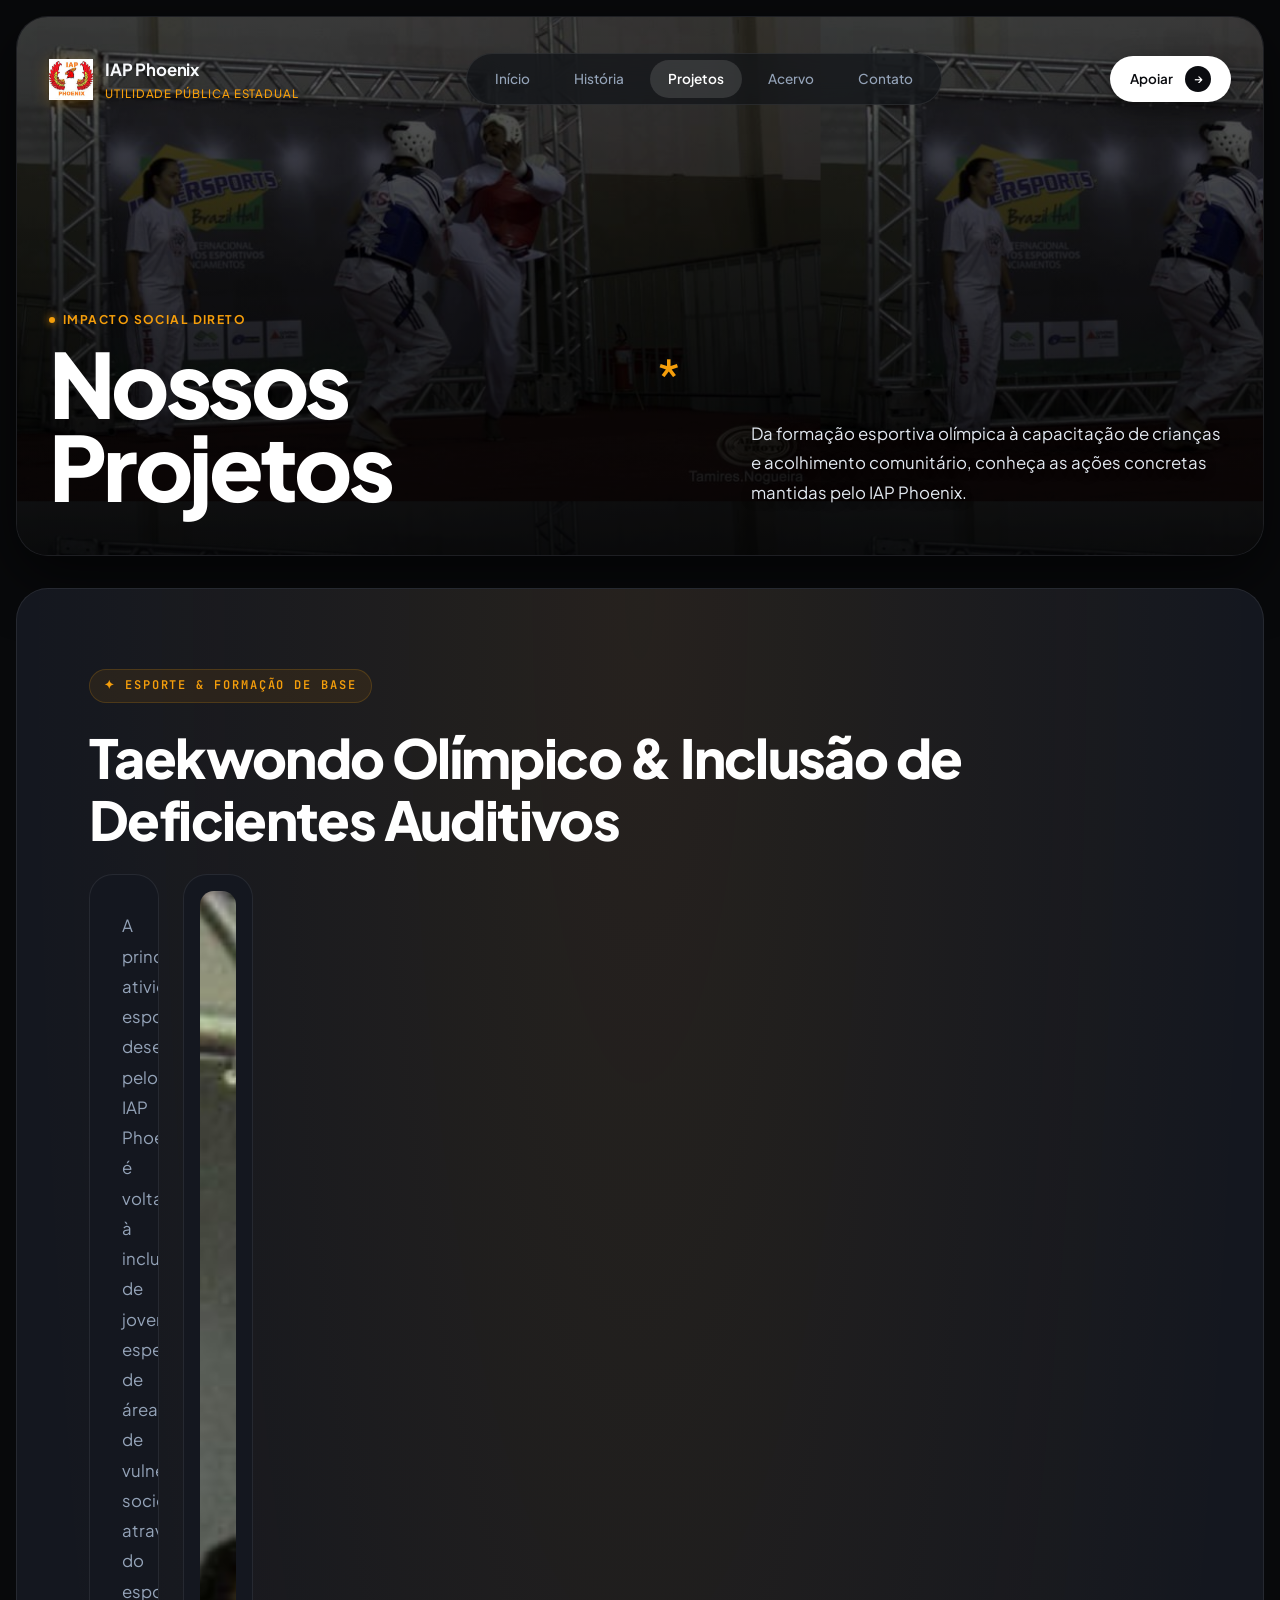
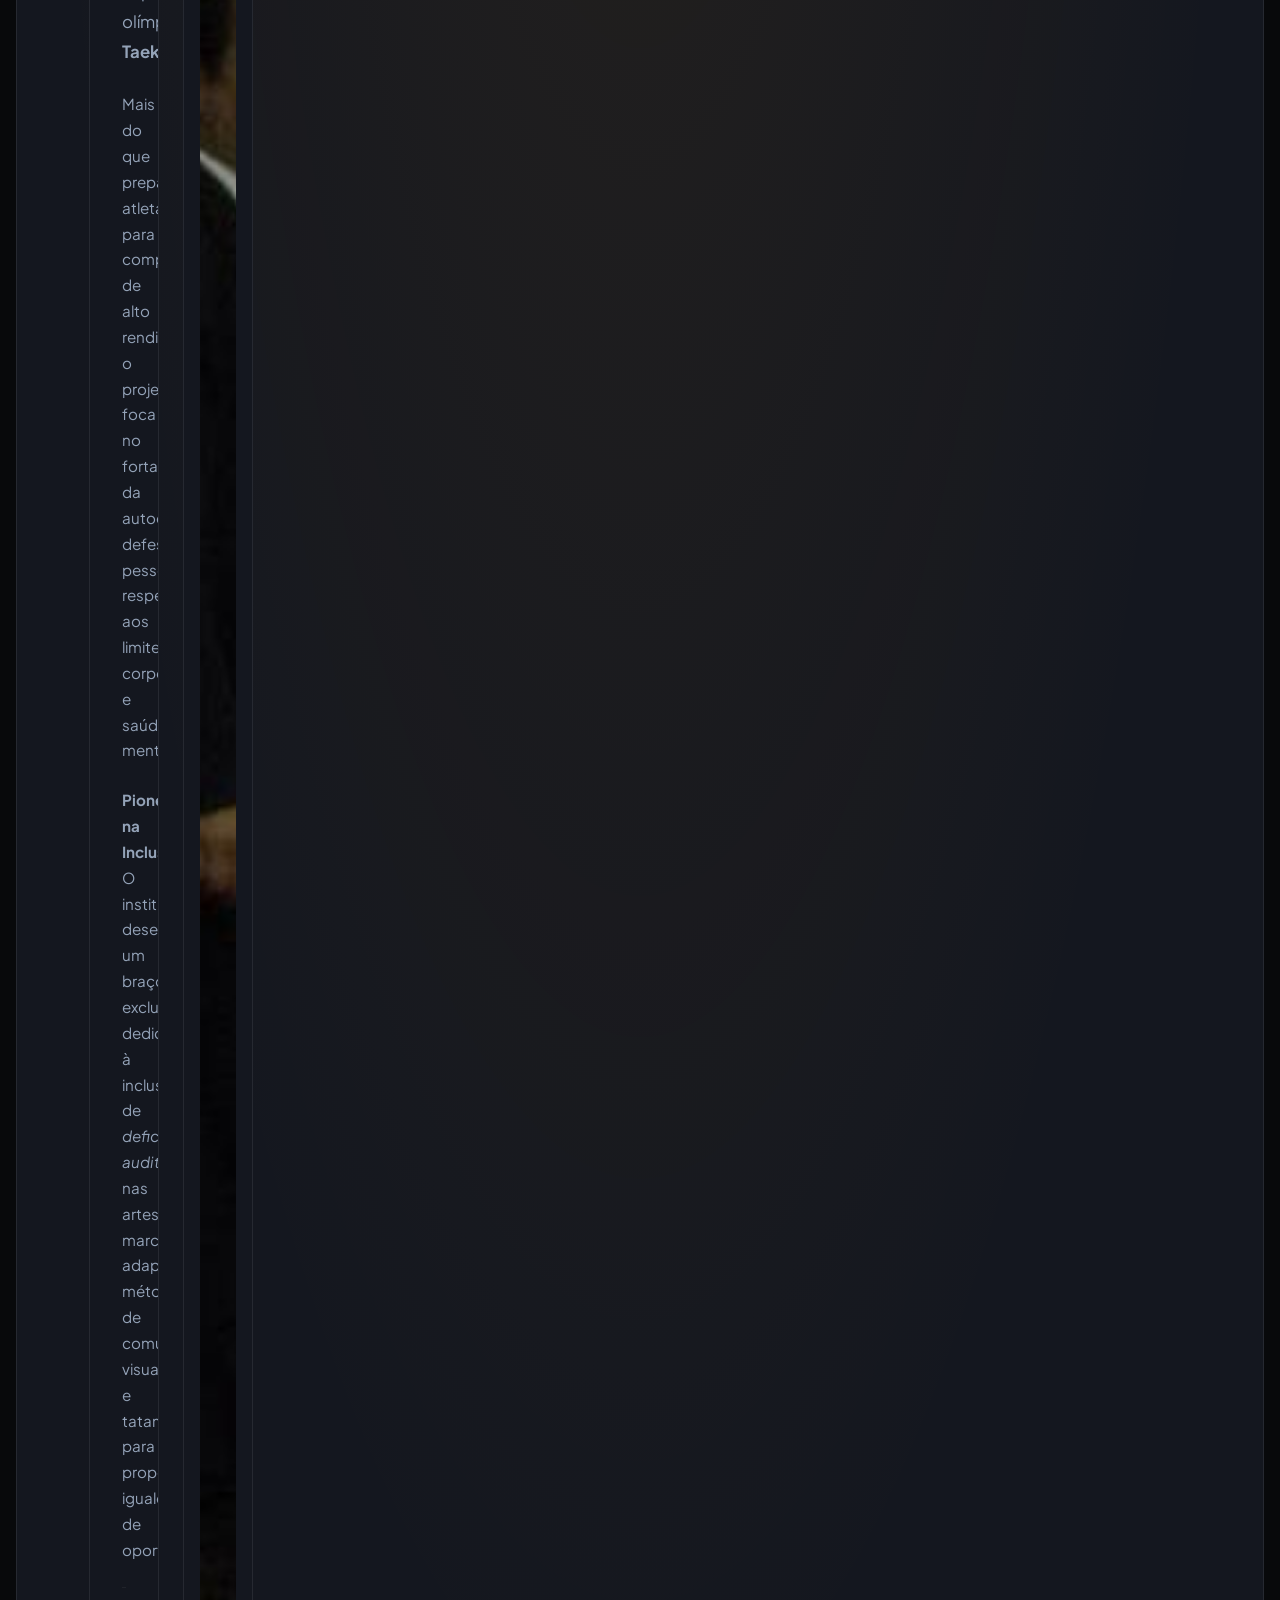
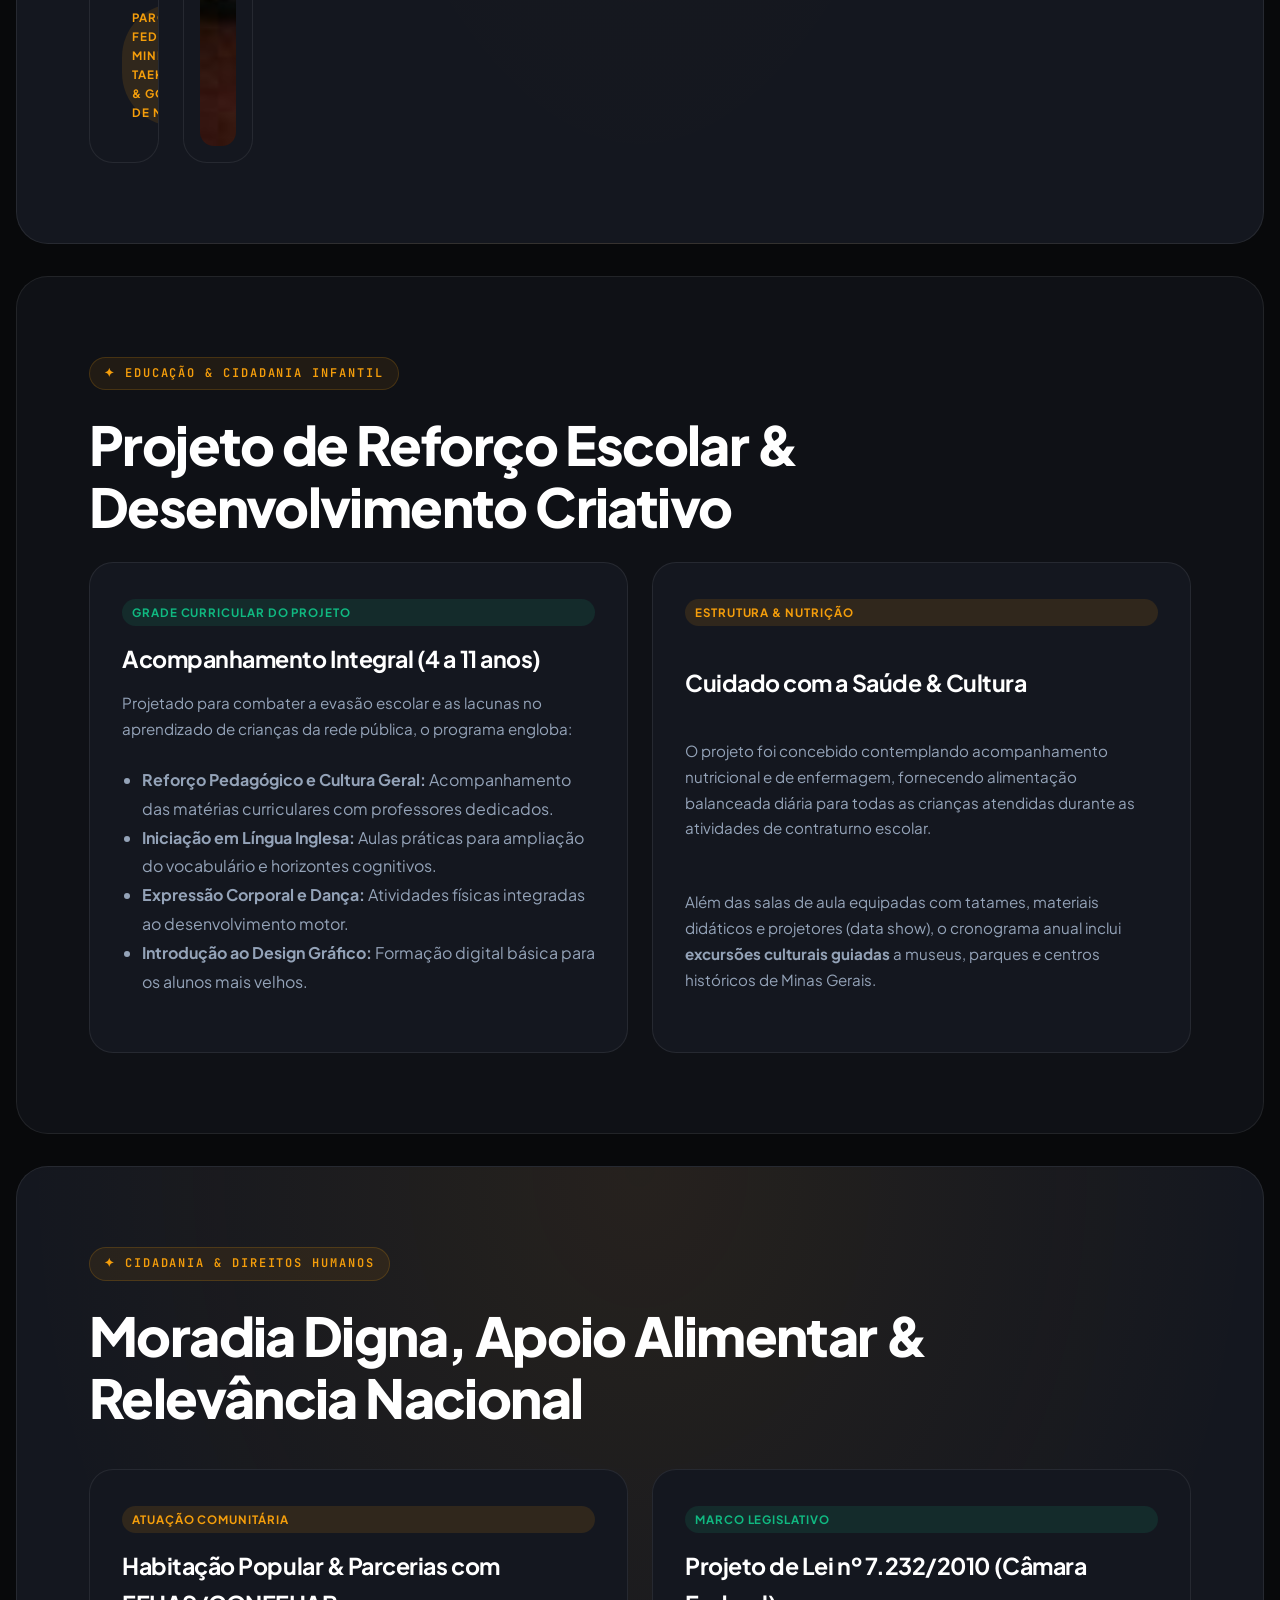
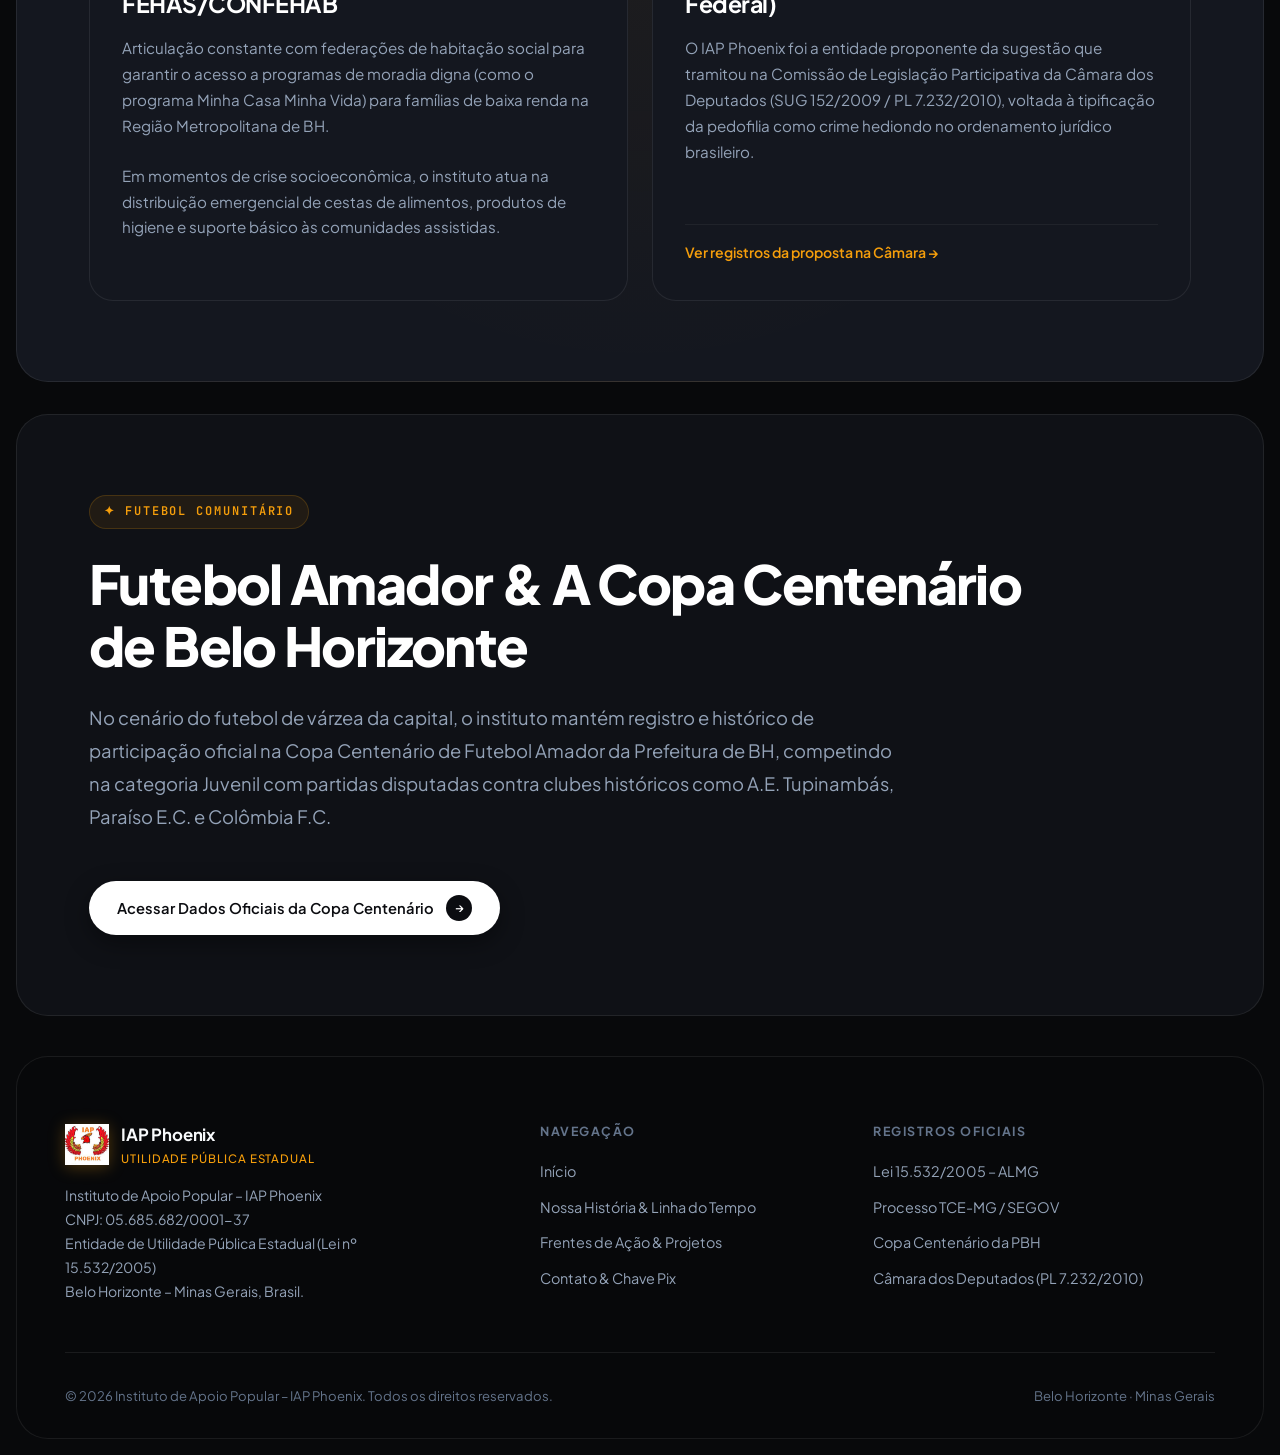
<file: projetos.html>
<!DOCTYPE html>
<html lang="pt-BR">
<head>
  <meta charset="UTF-8" />
  <meta name="viewport" content="width=device-width, initial-scale=1.0" />
  <title>Projetos e Ações | IAP Phoenix</title>
  <meta name="description" content="Conheça as principais frentes de atuação do IAP Phoenix: Taekwondo Olímpico, inclusão de deficientes auditivos, reforço escolar, cidadania, habitação e segurança alimentar." />
  
  <link rel="preconnect" href="https://fonts.googleapis.com" />
  <link rel="preconnect" href="https://fonts.gstatic.com" crossorigin />
  <link href="https://fonts.googleapis.com/css2?family=Inter:wght@300;400;500;600;700&family=Plus+Jakarta+Sans:wght@400;500;600;700;800&family=JetBrains+Mono:wght@400;600&display=swap" rel="stylesheet" />
  
  <link rel="stylesheet" href="style.css" />
</head>
<body>

  <div class="page-wrapper">

    <!-- Hero Canvas Projetos -->
    <section class="hero-canvas" style="min-height: 60vh;">
      <div class="hero-backdrop" style="background-image: linear-gradient(180deg, rgba(8, 9, 11, 0.45) 0%, rgba(8, 9, 11, 0.9) 100%), url('assets/images/foto_06.jpg');" aria-hidden="true"></div>

      <div class="hero-content-wrapper">
        <header class="canvas-header">
          <a href="index.html" class="brand-emblem">
            <img src="assets/images/foto_01.jpg" alt="Logo IAP Phoenix" class="brand-logo-img" />
            <div class="brand-title">
              <span class="brand-name">IAP Phoenix</span>
              <span class="brand-subtitle">Utilidade Pública Estadual</span>
            </div>
          </a>

          <nav class="canvas-nav" id="canvasNav">
            <a href="index.html" class="nav-item">Início</a>
            <a href="about.html" class="nav-item">História</a>
            <a href="projetos.html" class="nav-item active">Projetos</a>
            <a href="index.html#galeria" class="nav-item">Acervo</a>
            <a href="contato.html" class="nav-item">Contato</a>
          </nav>

          <div class="header-cta-group">
            <a href="contato.html#doar" class="btn-pill-light" style="padding: 10px 20px; font-size: 0.84rem;">
              Apoiar <span class="arrow-icon">→</span>
            </a>
            <button class="menu-trigger" id="menuTrigger" aria-label="Abrir menu">☰ Menu</button>
          </div>
        </header>

        <div class="hero-bottom-grid" style="padding-top: 40px;">
          <div class="hero-statement">
            <span class="hero-eyebrow">Impacto Social Direto</span>
            <h1 class="hero-giant-title" style="font-size: clamp(3.2rem, 7vw, 6rem);">
              Nossos Projetos <span class="asterisk">*</span>
            </h1>
          </div>
          <div class="hero-side-editorial">
            <p class="hero-narrative">
              Da formação esportiva olímpica à capacitação de crianças e acolhimento comunitário, conheça as ações concretas mantidas pelo IAP Phoenix.
            </p>
          </div>
        </div>
      </div>
    </section>

    <!-- Projeto 1: Taekwondo Olímpico & Inclusão -->
    <section class="section-inset dark-accent" id="taekwondo">
      <div class="container">
        <div class="editorial-tag">✦ Esporte & Formação de Base</div>
        <h2 class="editorial-headline">Taekwondo Olímpico & Inclusão de Deficientes Auditivos</h2>
        
        <div class="cards-bento-grid" style="margin-top: 24px;">
          <div class="bento-card bento-col-7">
            <p class="card-text" style="font-size: 1.05rem; line-height: 1.8;">
              A principal atividade esportiva desenvolvida pelo IAP Phoenix é voltada à inclusão de jovens, especialmente de áreas de vulnerabilidade socioeconômica, através do esporte olímpico <strong>Taekwondo</strong>. 
            </p>
            <p class="card-text">
              Mais do que preparar atletas para competições de alto rendimento, o projeto foca no fortalecimento da autoestima, defesa pessoal, respeito aos limites corporais e saúde mental.
            </p>
            <p class="card-text">
              <strong>Pioneirismo na Inclusão:</strong> O instituto desenvolveu um braço exclusivo dedicado à inclusão de <em>deficientes auditivos</em> nas artes marciais, adaptando métodos de comunicação visual e tatame para proporcionar igualdade de oportunidades.
            </p>

            <div class="card-footer-action">
              <span class="card-badge badge-amber">Parcerias: Federação Mineira de Taekwondo & Governo de MG</span>
            </div>
          </div>

          <div class="bento-card bento-col-5" style="padding: 16px;">
            <img src="assets/images/foto_05.jpg" alt="Atletas de Taekwondo" style="border-radius: var(--radius-md); width: 100%; height: 100%; object-fit: cover;" />
          </div>
        </div>
      </div>
    </section>

    <!-- Projeto 2: Reforço Escolar para Crianças de 4 a 11 anos -->
    <section class="section-inset" id="educacao">
      <div class="container">
        <div class="editorial-tag">✦ Educação & Cidadania Infantil</div>
        <h2 class="editorial-headline">Projeto de Reforço Escolar & Desenvolvimento Criativo</h2>

        <div class="cards-bento-grid" style="margin-top: 24px;">
          <div class="bento-card bento-col-6">
            <span class="card-badge badge-emerald">Grade Curricular do Projeto</span>
            <h3 class="card-heading" style="margin-top: 14px;">Acompanhamento Integral (4 a 11 anos)</h3>
            <p class="card-text">
              Projetado para combater a evasão escolar e as lacunas no aprendizado de crianças da rede pública, o programa engloba:
            </p>
            <ul style="color: var(--text-secondary); line-height: 1.8; margin-left: 20px; list-style-type: disc; margin-bottom: 20px;">
              <li><strong>Reforço Pedagógico e Cultura Geral:</strong> Acompanhamento das matérias curriculares com professores dedicados.</li>
              <li><strong>Iniciação em Língua Inglesa:</strong> Aulas práticas para ampliação do vocabulário e horizontes cognitivos.</li>
              <li><strong>Expressão Corporal e Dança:</strong> Atividades físicas integradas ao desenvolvimento motor.</li>
              <li><strong>Introdução ao Design Gráfico:</strong> Formação digital básica para os alunos mais velhos.</li>
            </ul>
          </div>

          <div class="bento-card bento-col-6">
            <span class="card-badge badge-amber">Estrutura & Nutrição</span>
            <h3 class="card-heading" style="margin-top: 14px;">Cuidado com a Saúde & Cultura</h3>
            <p class="card-text">
              O projeto foi concebido contemplando acompanhamento nutricional e de enfermagem, fornecendo alimentação balanceada diária para todas as crianças atendidas durante as atividades de contraturno escolar.
            </p>
            <p class="card-text">
              Além das salas de aula equipadas com tatames, materiais didáticos e projetores (data show), o cronograma anual inclui <strong>excursões culturais guiadas</strong> a museus, parques e centros históricos de Minas Gerais.
            </p>
          </div>
        </div>
      </div>
    </section>

    <!-- Projeto 3: Cidadania, Habitação & Direitos Sociais -->
    <section class="section-inset dark-accent" id="habitacao">
      <div class="container">
        <div class="editorial-tag">✦ Cidadania & Direitos Humanos</div>
        <h2 class="editorial-headline">Moradia Digna, Apoio Alimentar & Relevância Nacional</h2>

        <div class="cards-bento-grid">
          
          <div class="bento-card bento-col-6">
            <span class="card-badge badge-amber">Atuação Comunitária</span>
            <h3 class="card-heading" style="margin-top: 14px;">Habitação Popular & Parcerias com FEHAS/CONFEHAB</h3>
            <p class="card-text">
              Articulação constante com federações de habitação social para garantir o acesso a programas de moradia digna (como o programa Minha Casa Minha Vida) para famílias de baixa renda na Região Metropolitana de BH.
            </p>
            <p class="card-text">
              Em momentos de crise socioeconômica, o instituto atua na distribuição emergencial de cestas de alimentos, produtos de higiene e suporte básico às comunidades assistidas.
            </p>
          </div>

          <div class="bento-card bento-col-6">
            <span class="card-badge badge-emerald">Marco Legislativo</span>
            <h3 class="card-heading" style="margin-top: 14px;">Projeto de Lei nº 7.232/2010 (Câmara Federal)</h3>
            <p class="card-text">
              O IAP Phoenix foi a entidade proponente da sugestão que tramitou na Comissão de Legislação Participativa da Câmara dos Deputados (SUG 152/2009 / PL 7.232/2010), voltada à tipificação da pedofilia como crime hediondo no ordenamento jurídico brasileiro.
            </p>
            <div class="card-footer-action">
              <a href="https://www.camara.leg.br" target="_blank" rel="noopener" class="link-inline-arrow">
                Ver registros da proposta na Câmara →
              </a>
            </div>
          </div>

        </div>
      </div>
    </section>

    <!-- Projeto 4: Futebol de Base & Copa Centenário -->
    <section class="section-inset" id="futebol">
      <div class="container">
        <div class="editorial-tag">✦ Futebol Comunitário</div>
        <h2 class="editorial-headline">Futebol Amador & A Copa Centenário de Belo Horizonte</h2>
        <p class="editorial-lead">
          No cenário do futebol de várzea da capital, o instituto mantém registro e histórico de participação oficial na Copa Centenário de Futebol Amador da Prefeitura de BH, competindo na categoria Juvenil com partidas disputadas contra clubes históricos como A.E. Tupinambás, Paraíso E.C. e Colômbia F.C.
        </p>
        <div style="margin-top: 24px;">
          <a href="https://www.copacentenario.com.br/estatistica_equipe.php?cod_equipe=1156" target="_blank" rel="noopener" class="btn-pill-light">
            Acessar Dados Oficiais da Copa Centenário <span class="arrow-icon">→</span>
          </a>
        </div>
      </div>
    </section>

    <!-- Footer -->
    <footer class="footer-canvas">
      <div class="footer-top-grid">
        <div>
          <div class="brand-emblem" style="margin-bottom: 16px;">
            <img src="assets/images/foto_01.jpg" alt="Logo IAP Phoenix" class="brand-logo-img" />
            <div class="brand-title">
              <span class="brand-name">IAP Phoenix</span>
              <span class="brand-subtitle">Utilidade Pública Estadual</span>
            </div>
          </div>
          <p style="font-size: 0.88rem; color: var(--text-secondary); line-height: 1.7; max-width: 360px;">
            Instituto de Apoio Popular – IAP Phoenix<br>
            CNPJ: 05.685.682/0001-37<br>
            Entidade de Utilidade Pública Estadual (Lei nº 15.532/2005)<br>
            Belo Horizonte – Minas Gerais, Brasil.
          </p>
        </div>

        <div>
          <h4 class="footer-col-title">Navegação</h4>
          <div class="footer-links-list">
            <a href="index.html" class="footer-link-item">Início</a>
            <a href="about.html" class="footer-link-item">Nossa História & Linha do Tempo</a>
            <a href="projetos.html" class="footer-link-item">Frentes de Ação & Projetos</a>
            <a href="contato.html" class="footer-link-item">Contato & Chave Pix</a>
          </div>
        </div>

        <div>
          <h4 class="footer-col-title">Registros Oficiais</h4>
          <div class="footer-links-list">
            <a href="https://www.almg.gov.br/legislacao-mineira/texto/LEI/15532/2005" target="_blank" rel="noopener" class="footer-link-item">Lei 15.532/2005 – ALMG</a>
            <a href="https://www.tce.mg.gov.br/pesquisa_processo.asp?cod_processo=1066832" target="_blank" rel="noopener" class="footer-link-item">Processo TCE-MG / SEGOV</a>
            <a href="https://www.copacentenario.com.br/estatistica_equipe.php?cod_equipe=1156" target="_blank" rel="noopener" class="footer-link-item">Copa Centenário da PBH</a>
            <a href="https://www.camara.leg.br" target="_blank" rel="noopener" class="footer-link-item">Câmara dos Deputados (PL 7.232/2010)</a>
          </div>
        </div>
      </div>

      <div class="footer-legal-bar">
        <span>© <span id="year"></span> Instituto de Apoio Popular – IAP Phoenix. Todos os direitos reservados.</span>
        <span>Belo Horizonte · Minas Gerais</span>
      </div>
    </footer>

  </div>

  <script src="script.js"></script>
</body>
</html>
</file>
<file: style.css>
/* ==========================================================================
   IAP PHOENIX — INSTITUTO DE APOIO POPULAR
   Design System inspirado na estética cinematográfica & editorial minimalista
   ========================================================================== */

:root {
  /* Paleta Dark & Refinada */
  --bg-deep: #08090b;
  --bg-surface: #0f1116;
  --bg-card: #14171f;
  --bg-card-glass: rgba(20, 23, 31, 0.72);
  --bg-card-hover: #1a1e28;
  --bg-pill: rgba(255, 255, 255, 0.06);

  /* Acentos de Chama & Cidadania */
  --accent-amber: #f59e0b;
  --accent-amber-light: #fde68a;
  --accent-orange: #f97316;
  --accent-flame: #ef4444;
  --accent-emerald: #10b981;
  --accent-blue: #38bdf8;

  /* Tipografia & Textos */
  --text-main: #f8fafc;
  --text-secondary: #94a3b8;
  --text-muted: #64748b;
  --text-dark: #0a0a0c;

  /* Bordas & Sombras */
  --border-subtle: rgba(255, 255, 255, 0.08);
  --border-hover: rgba(245, 158, 11, 0.35);
  --border-strong: rgba(255, 255, 255, 0.16);
  --shadow-subtle: 0 4px 20px rgba(0, 0, 0, 0.4);
  --shadow-glow: 0 0 50px rgba(245, 158, 11, 0.15);

  /* Dimensões & Curvaturas */
  --radius-sm: 8px;
  --radius-md: 14px;
  --radius-lg: 24px;
  --radius-canvas: 32px;
  --radius-pill: 9999px;

  /* Transições suaves */
  --ease-spring: cubic-bezier(0.16, 1, 0.3, 1);
  --transition: all 0.3s var(--ease-spring);
}

*, *::before, *::after {
  box-sizing: border-box;
  margin: 0;
  padding: 0;
}

html {
  scroll-behavior: smooth;
  -webkit-font-smoothing: antialiased;
  background-color: var(--bg-deep);
}

body {
  font-family: 'Plus Jakarta Sans', 'Inter', -apple-system, BlinkMacSystemFont, sans-serif;
  background-color: var(--bg-deep);
  color: var(--text-main);
  line-height: 1.65;
  font-size: 16px;
  overflow-x: hidden;
}

a {
  color: inherit;
  text-decoration: none;
  transition: var(--transition);
}

img {
  max-width: 100%;
  height: auto;
  display: block;
}

/* ==========================================================================
   CONTAINERS & ESTRUTURA GERAL
   ========================================================================== */

.page-wrapper {
  padding: 16px;
  max-width: 1600px;
  margin: 0 auto;
}

.container {
  width: min(1200px, calc(100% - 48px));
  margin: 0 auto;
}

.container-narrow {
  width: min(900px, calc(100% - 48px));
  margin: 0 auto;
}

/* ==========================================================================
   HERO CANVAS (Estilo do vídeo de referência)
   ========================================================================== */

.hero-canvas {
  position: relative;
  min-height: calc(100vh - 32px);
  border-radius: var(--radius-canvas);
  overflow: hidden;
  display: flex;
  flex-direction: column;
  justify-content: space-between;
  padding: 24px 32px 48px;
  background-color: #0b0c10;
  border: 1px solid var(--border-subtle);
  box-shadow: 0 20px 60px rgba(0, 0, 0, 0.6);
}

/* Background com iluminação cinematográfica quente e gradiente */
.hero-backdrop {
  position: absolute;
  inset: 0;
  background: 
    radial-gradient(circle at 80% 20%, rgba(245, 158, 11, 0.18), transparent 50%),
    radial-gradient(circle at 20% 80%, rgba(239, 68, 68, 0.12), transparent 45%),
    linear-gradient(180deg, rgba(8, 9, 11, 0.35) 0%, rgba(8, 9, 11, 0.85) 100%),
    url('assets/images/foto_14.jpg') center/cover no-repeat;
  filter: contrast(1.08) brightness(0.65);
  z-index: 1;
  transform: scale(1.02);
  transition: transform 10s ease;
}

.hero-canvas:hover .hero-backdrop {
  transform: scale(1.05);
}

.hero-content-wrapper {
  position: relative;
  z-index: 2;
  display: flex;
  flex-direction: column;
  justify-content: space-between;
  height: 100%;
  flex-grow: 1;
}

/* ==========================================================================
   HEADER & NAVEGAÇÃO FLUTUANTE
   ========================================================================== */

.canvas-header {
  position: relative;
  z-index: 10;
  display: flex;
  align-items: center;
  justify-content: space-between;
  padding: 12px 0 24px;
}

.brand-emblem {
  display: flex;
  align-items: center;
  gap: 12px;
}

.brand-logo-img {
  width: 44px;
  height: 44px;
  object-fit: contain;
  filter: drop-shadow(0 2px 8px rgba(245, 158, 11, 0.3));
}

.brand-title {
  display: flex;
  flex-direction: column;
}

.brand-name {
  font-size: 1.05rem;
  font-weight: 700;
  letter-spacing: -0.01em;
  color: var(--text-main);
}

.brand-subtitle {
  font-size: 0.72rem;
  font-weight: 500;
  letter-spacing: 0.08em;
  text-transform: uppercase;
  color: var(--accent-amber);
}

/* Nav flutuante centralizada */
.canvas-nav {
  display: flex;
  align-items: center;
  gap: 8px;
  background: rgba(15, 17, 22, 0.65);
  backdrop-filter: blur(20px);
  -webkit-backdrop-filter: blur(20px);
  padding: 6px 10px;
  border-radius: var(--radius-pill);
  border: 1px solid var(--border-subtle);
}

.nav-item {
  padding: 8px 18px;
  font-size: 0.85rem;
  font-weight: 500;
  color: var(--text-secondary);
  border-radius: var(--radius-pill);
  transition: var(--transition);
}

.nav-item:hover {
  color: var(--text-main);
  background: rgba(255, 255, 255, 0.06);
}

.nav-item.active {
  color: #fff;
  background: rgba(255, 255, 255, 0.12);
  font-weight: 600;
}

.header-cta-group {
  display: flex;
  align-items: center;
  gap: 12px;
}

.menu-trigger {
  display: none;
  background: rgba(15, 17, 22, 0.8);
  border: 1px solid var(--border-subtle);
  border-radius: var(--radius-pill);
  padding: 10px 14px;
  cursor: pointer;
  color: var(--text-main);
  font-size: 0.85rem;
  font-weight: 600;
}

/* ==========================================================================
   HERO BOTTOM (Layout do vídeo: Marca gigante à esquerda + resumo à direita)
   ========================================================================== */

.hero-bottom-grid {
  display: grid;
  grid-template-columns: 1.1fr 0.9fr;
  align-items: flex-end;
  gap: 40px;
  margin-top: auto;
  padding-top: 80px;
}

.hero-statement {
  display: flex;
  flex-direction: column;
}

.hero-eyebrow {
  display: inline-flex;
  align-items: center;
  gap: 8px;
  font-size: 0.75rem;
  font-weight: 700;
  letter-spacing: 0.12em;
  text-transform: uppercase;
  color: var(--accent-amber);
  margin-bottom: 12px;
}

.hero-eyebrow::before {
  content: "";
  display: inline-block;
  width: 6px;
  height: 6px;
  background-color: var(--accent-amber);
  border-radius: 50%;
  box-shadow: 0 0 8px var(--accent-amber);
}

/* Tipografia gigante Lumen-like */
.hero-giant-title {
  font-size: clamp(3.8rem, 9.5vw, 8rem);
  font-weight: 800;
  line-height: 0.92;
  letter-spacing: -0.04em;
  color: #ffffff;
  margin: 0;
  display: flex;
  align-items: flex-start;
  gap: 8px;
}

.hero-giant-title .asterisk {
  font-size: 0.55em;
  color: var(--accent-amber);
  font-weight: 400;
  line-height: 1;
  transform: translateY(10px);
}

.hero-side-editorial {
  display: flex;
  flex-direction: column;
  align-items: flex-start;
  gap: 24px;
  max-width: 480px;
  margin-left: auto;
}

.hero-narrative {
  font-size: 1.05rem;
  line-height: 1.75;
  color: #e2e8f0;
  font-weight: 400;
  text-shadow: 0 2px 10px rgba(0, 0, 0, 0.6);
}

/* Botão estilo Pill do vídeo (Join the Lab ->) */
.btn-pill-light {
  display: inline-flex;
  align-items: center;
  gap: 12px;
  background-color: #ffffff;
  color: #0b0c10;
  font-size: 0.92rem;
  font-weight: 600;
  padding: 14px 28px;
  border-radius: var(--radius-pill);
  transition: var(--transition);
  box-shadow: 0 8px 24px rgba(0, 0, 0, 0.4);
}

.btn-pill-light:hover {
  background-color: #f1f5f9;
  transform: translateY(-2px);
  box-shadow: 0 12px 30px rgba(255, 255, 255, 0.18);
}

.btn-pill-light .arrow-icon {
  display: flex;
  align-items: center;
  justify-content: center;
  width: 26px;
  height: 26px;
  background-color: #0b0c10;
  color: #ffffff;
  border-radius: 50%;
  font-size: 0.75rem;
  transition: transform 0.25s ease;
}

.btn-pill-light:hover .arrow-icon {
  transform: translateX(3px);
}

/* ==========================================================================
   SEÇÕES INSET (Rounded Cards no estilo Frame 00:05)
   ========================================================================== */

.section-inset {
  background-color: var(--bg-surface);
  border-radius: var(--radius-canvas);
  border: 1px solid var(--border-subtle);
  padding: 80px 48px;
  margin: 32px 0;
  position: relative;
  overflow: hidden;
}

.section-inset.dark-accent {
  background: 
    radial-gradient(ellipse at 50% 0%, rgba(245, 158, 11, 0.08), transparent 70%),
    var(--bg-card);
}

/* Tag editorial estilo [ VISUAL ARTS ] do vídeo */
.editorial-tag {
  display: inline-flex;
  align-items: center;
  gap: 8px;
  font-family: 'JetBrains Mono', monospace, sans-serif;
  font-size: 0.75rem;
  font-weight: 600;
  letter-spacing: 0.16em;
  text-transform: uppercase;
  color: var(--accent-amber);
  background: rgba(245, 158, 11, 0.08);
  border: 1px solid rgba(245, 158, 11, 0.18);
  padding: 6px 14px;
  border-radius: var(--radius-pill);
  margin-bottom: 24px;
}

/* Headline Editorial Grande */
.editorial-headline {
  font-size: clamp(2rem, 4.2vw, 3.6rem);
  font-weight: 800;
  line-height: 1.15;
  letter-spacing: -0.03em;
  color: #ffffff;
  margin-bottom: 24px;
  max-width: 950px;
}

.editorial-lead {
  font-size: 1.15rem;
  line-height: 1.8;
  color: var(--text-secondary);
  max-width: 820px;
  margin-bottom: 48px;
}

/* ==========================================================================
   STATISTICS STRIP (Números de Impacto)
   ========================================================================== */

.stats-ribbon {
  display: grid;
  grid-template-columns: repeat(4, 1fr);
  gap: 20px;
  padding: 32px 0 0;
  border-top: 1px solid var(--border-subtle);
}

.stat-box {
  display: flex;
  flex-direction: column;
}

.stat-val {
  font-size: clamp(2.2rem, 3.8vw, 3.2rem);
  font-weight: 800;
  letter-spacing: -0.03em;
  color: #ffffff;
  line-height: 1;
  display: flex;
  align-items: baseline;
  gap: 4px;
}

.stat-val .stat-plus {
  font-size: 0.6em;
  color: var(--accent-amber);
}

.stat-caption {
  font-size: 0.85rem;
  font-weight: 500;
  color: var(--text-muted);
  margin-top: 8px;
}

/* ==========================================================================
   GRID DE PILARES & CARDS MODULARES
   ========================================================================== */

.cards-bento-grid {
  display: grid;
  grid-template-columns: repeat(12, 1fr);
  gap: 24px;
  margin-top: 40px;
}

.bento-card {
  background-color: var(--bg-card);
  border: 1px solid var(--border-subtle);
  border-radius: var(--radius-lg);
  padding: 36px 32px;
  display: flex;
  flex-direction: column;
  justify-content: space-between;
  position: relative;
  overflow: hidden;
  transition: var(--transition);
}

.bento-card:hover {
  background-color: var(--bg-card-hover);
  border-color: var(--border-hover);
  transform: translateY(-4px);
  box-shadow: 0 16px 40px rgba(0, 0, 0, 0.4);
}

.bento-col-8 { grid-column: span 8; }
.bento-col-4 { grid-column: span 4; }
.bento-col-6 { grid-column: span 6; }
.bento-col-12 { grid-column: span 12; }

.card-top-meta {
  display: flex;
  align-items: center;
  justify-content: space-between;
  margin-bottom: 20px;
}

.card-badge {
  font-size: 0.72rem;
  font-weight: 700;
  letter-spacing: 0.08em;
  text-transform: uppercase;
  padding: 4px 10px;
  border-radius: var(--radius-pill);
  background: rgba(255, 255, 255, 0.06);
  color: var(--text-secondary);
}

.card-badge.badge-amber {
  background: rgba(245, 158, 11, 0.12);
  color: var(--accent-amber);
}

.card-badge.badge-emerald {
  background: rgba(16, 185, 129, 0.12);
  color: var(--accent-emerald);
}

.card-heading {
  font-size: 1.45rem;
  font-weight: 700;
  letter-spacing: -0.02em;
  color: #ffffff;
  margin-bottom: 12px;
}

.card-text {
  font-size: 0.95rem;
  line-height: 1.7;
  color: var(--text-secondary);
  margin-bottom: 24px;
}

/* Imagem dentro do card */
.card-media-wrapper {
  margin: 16px 0 24px;
  border-radius: var(--radius-md);
  overflow: hidden;
  max-height: 260px;
  border: 1px solid var(--border-subtle);
}

.card-media-wrapper img {
  width: 100%;
  height: 100%;
  object-fit: cover;
  transition: transform 0.6s ease;
}

.bento-card:hover .card-media-wrapper img {
  transform: scale(1.04);
}

.card-footer-action {
  display: flex;
  align-items: center;
  justify-content: space-between;
  margin-top: auto;
  padding-top: 16px;
  border-top: 1px solid rgba(255, 255, 255, 0.05);
}

.link-inline-arrow {
  display: inline-flex;
  align-items: center;
  gap: 8px;
  font-size: 0.88rem;
  font-weight: 600;
  color: var(--accent-amber);
  transition: var(--transition);
}

.link-inline-arrow:hover {
  color: var(--accent-amber-light);
  gap: 12px;
}

/* ==========================================================================
   OFFICIAL SOURCES & PROOFS BADGES
   ========================================================================== */

.sources-grid {
  display: grid;
  grid-template-columns: repeat(auto-fit, minmax(280px, 1fr));
  gap: 16px;
  margin-top: 32px;
}

.source-item-card {
  display: flex;
  align-items: center;
  gap: 16px;
  padding: 18px 22px;
  background: var(--bg-card);
  border: 1px solid var(--border-subtle);
  border-radius: var(--radius-md);
  transition: var(--transition);
}

.source-item-card:hover {
  background: var(--bg-card-hover);
  border-color: var(--border-hover);
  transform: translateY(-2px);
}

.source-icon {
  font-size: 1.4rem;
  background: rgba(245, 158, 11, 0.1);
  width: 44px;
  height: 44px;
  display: flex;
  align-items: center;
  justify-content: center;
  border-radius: var(--radius-sm);
  color: var(--accent-amber);
  flex-shrink: 0;
}

.source-details {
  display: flex;
  flex-direction: column;
}

.source-label {
  font-size: 0.9rem;
  font-weight: 700;
  color: #ffffff;
}

.source-meta {
  font-size: 0.78rem;
  color: var(--text-muted);
}

/* ==========================================================================
   GALERIA HISTÓRICA MODERNA
   ========================================================================== */

.gallery-grid {
  display: grid;
  grid-template-columns: repeat(4, 1fr);
  gap: 16px;
  margin-top: 32px;
}

.gallery-item {
  position: relative;
  border-radius: var(--radius-md);
  overflow: hidden;
  height: 240px;
  border: 1px solid var(--border-subtle);
  background: #000;
  cursor: pointer;
}

.gallery-item img {
  width: 100%;
  height: 100%;
  object-fit: cover;
  transition: transform 0.6s var(--ease-spring), filter 0.3s ease;
  filter: brightness(0.85);
}

.gallery-item:hover img {
  transform: scale(1.08);
  filter: brightness(1);
}

.gallery-caption {
  position: absolute;
  bottom: 0;
  left: 0;
  right: 0;
  padding: 14px 16px;
  background: linear-gradient(180deg, transparent 0%, rgba(8, 9, 11, 0.95) 100%);
  font-size: 0.8rem;
  font-weight: 600;
  color: #fff;
  transform: translateY(4px);
  transition: var(--transition);
}

.gallery-item:hover .gallery-caption {
  transform: translateY(0);
}

/* ==========================================================================
   TIMELINE HISTÓRICA EDITORIAL
   ========================================================================== */

.timeline-editorial {
  position: relative;
  padding-left: 36px;
  margin-top: 40px;
}

.timeline-editorial::before {
  content: "";
  position: absolute;
  left: 8px;
  top: 12px;
  bottom: 12px;
  width: 2px;
  background: linear-gradient(180deg, var(--accent-amber), rgba(255, 255, 255, 0.05));
}

.timeline-block {
  position: relative;
  padding-bottom: 48px;
}

.timeline-block:last-child {
  padding-bottom: 0;
}

.timeline-dot {
  position: absolute;
  left: -36px;
  top: 4px;
  width: 18px;
  height: 18px;
  border-radius: 50%;
  background: var(--bg-surface);
  border: 3px solid var(--accent-amber);
  box-shadow: 0 0 10px rgba(245, 158, 11, 0.5);
}

.timeline-year-tag {
  font-family: 'JetBrains Mono', monospace;
  font-size: 0.85rem;
  font-weight: 700;
  color: var(--accent-amber);
  margin-bottom: 6px;
}

.timeline-title {
  font-size: 1.25rem;
  font-weight: 700;
  color: #ffffff;
  margin-bottom: 8px;
}

.timeline-desc {
  font-size: 0.95rem;
  line-height: 1.7;
  color: var(--text-secondary);
}

/* ==========================================================================
   FORMULÁRIO DE CONTATO & CHAVE PIX
   ========================================================================== */

.contact-layout-modern {
  display: grid;
  grid-template-columns: 0.9fr 1.1fr;
  gap: 40px;
  align-items: start;
}

.pix-donation-box {
  background: linear-gradient(135deg, rgba(245, 158, 11, 0.08), rgba(239, 68, 68, 0.05));
  border: 1px solid rgba(245, 158, 11, 0.25);
  border-radius: var(--radius-lg);
  padding: 32px;
  margin-top: 24px;
}

.pix-key-wrapper {
  display: flex;
  align-items: center;
  justify-content: space-between;
  background: var(--bg-surface);
  border: 1px solid var(--border-subtle);
  border-radius: var(--radius-md);
  padding: 12px 18px;
  margin: 16px 0 12px;
}

.pix-key-text {
  font-family: 'JetBrains Mono', monospace;
  font-size: 0.95rem;
  color: var(--accent-amber);
  font-weight: 600;
}

.btn-copy-pix {
  background: rgba(255, 255, 255, 0.1);
  border: none;
  color: #fff;
  font-size: 0.8rem;
  font-weight: 600;
  padding: 8px 14px;
  border-radius: var(--radius-pill);
  cursor: pointer;
  transition: var(--transition);
}

.btn-copy-pix:hover {
  background: var(--accent-amber);
  color: #000;
}

.form-modern {
  display: flex;
  flex-direction: column;
  gap: 20px;
}

.form-group-modern {
  display: flex;
  flex-direction: column;
  gap: 8px;
}

.form-label-modern {
  font-size: 0.78rem;
  font-weight: 700;
  text-transform: uppercase;
  letter-spacing: 0.08em;
  color: var(--text-secondary);
}

.form-input-modern,
.form-textarea-modern {
  background: var(--bg-card);
  border: 1px solid var(--border-subtle);
  border-radius: var(--radius-md);
  padding: 14px 18px;
  font-family: inherit;
  font-size: 0.95rem;
  color: #fff;
  transition: var(--transition);
  outline: none;
}

.form-input-modern:focus,
.form-textarea-modern:focus {
  border-color: var(--accent-amber);
  box-shadow: 0 0 0 3px rgba(245, 158, 11, 0.15);
  background: #171a22;
}

/* ==========================================================================
   FOOTER EDITORIAL
   ========================================================================== */

.footer-canvas {
  background-color: #07080a;
  border-radius: var(--radius-canvas);
  border: 1px solid var(--border-subtle);
  padding: 64px 48px 32px;
  margin-top: 40px;
}

.footer-top-grid {
  display: grid;
  grid-template-columns: 1.5fr 1fr 1.2fr;
  gap: 48px;
  padding-bottom: 48px;
  border-bottom: 1px solid var(--border-subtle);
}

.footer-col-title {
  font-size: 0.78rem;
  font-weight: 700;
  letter-spacing: 0.12em;
  text-transform: uppercase;
  color: var(--text-muted);
  margin-bottom: 18px;
}

.footer-links-list {
  display: flex;
  flex-direction: column;
  gap: 12px;
}

.footer-link-item {
  font-size: 0.9rem;
  color: var(--text-secondary);
  transition: var(--transition);
}

.footer-link-item:hover {
  color: var(--accent-amber);
  transform: translateX(3px);
}

.footer-legal-bar {
  display: flex;
  align-items: center;
  justify-content: space-between;
  padding-top: 32px;
  font-size: 0.82rem;
  color: var(--text-muted);
}

/* ==========================================================================
   TOAST NOTIFICATION
   ========================================================================== */

.toast-notification {
  position: fixed;
  bottom: 24px;
  right: 24px;
  background: #1e293b;
  color: #fff;
  padding: 14px 22px;
  border-radius: var(--radius-pill);
  box-shadow: 0 10px 30px rgba(0, 0, 0, 0.5);
  border: 1px solid var(--accent-amber);
  font-size: 0.88rem;
  font-weight: 600;
  display: flex;
  align-items: center;
  gap: 10px;
  transform: translateY(100px);
  opacity: 0;
  transition: all 0.3s var(--ease-spring);
  z-index: 9999;
}

.toast-notification.active {
  transform: translateY(0);
  opacity: 1;
}

/* ==========================================================================
   RESPONSIVIDADE (MOBILE & TABLETS)
   ========================================================================== */

@media (max-width: 1024px) {
  .hero-bottom-grid {
    grid-template-columns: 1fr;
    gap: 32px;
  }
  
  .hero-side-editorial {
    margin-left: 0;
    max-width: 100%;
  }

  .bento-col-8,
  .bento-col-4,
  .bento-col-6 {
    grid-column: span 12;
  }

  .stats-ribbon {
    grid-template-columns: repeat(2, 1fr);
  }

  .gallery-grid {
    grid-template-columns: repeat(2, 1fr);
  }

  .footer-top-grid {
    grid-template-columns: 1fr;
    gap: 36px;
  }
}

@media (max-width: 768px) {
  .page-wrapper {
    padding: 8px;
  }

  .hero-canvas {
    padding: 20px 20px 36px;
    border-radius: 20px;
    min-height: auto;
  }

  .section-inset {
    padding: 48px 20px;
    border-radius: 20px;
    margin: 20px 0;
  }

  .canvas-nav {
    display: none;
    position: absolute;
    top: 70px;
    left: 16px;
    right: 16px;
    flex-direction: column;
    padding: 16px;
    background: rgba(15, 17, 22, 0.96);
    border-radius: var(--radius-lg);
    box-shadow: 0 12px 36px rgba(0, 0, 0, 0.8);
  }

  .canvas-nav.is-open {
    display: flex;
  }

  .menu-trigger {
    display: block;
  }

  .hero-giant-title {
    font-size: 3.4rem;
  }

  .editorial-headline {
    font-size: 1.85rem;
  }

  .contact-layout-modern {
    grid-template-columns: 1fr;
  }

  .footer-canvas {
    padding: 40px 20px 24px;
    border-radius: 20px;
  }

  .footer-legal-bar {
    flex-direction: column;
    gap: 12px;
    text-align: center;
  }
}
</file>
